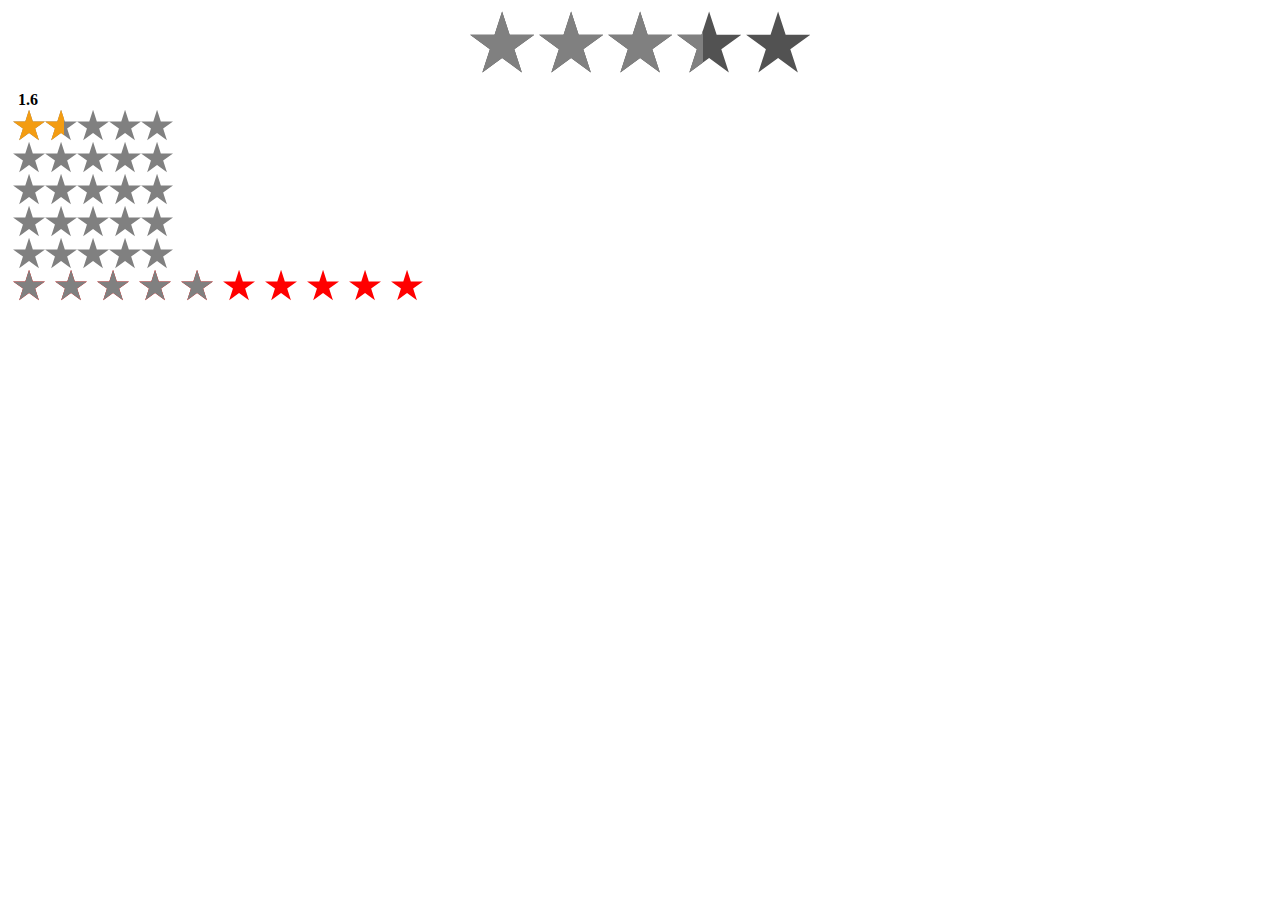
<file: v2.3.2/index.html>
<!DOCTYPE html>
<html lang="en">

  <head>
    <title>RateYo - Scratchpad</title>
    <meta charset="utf-8"></meta>
    <link rel="stylesheet" href="./jquery.rateyo.min.css"/>
  </head>
  <body>

    <div>
      <div id="rateYo1" style="margin: 10px auto"></div>
      <div class="counter" style="float: left;
                            font-weight: bold;
                            margin-left: 10px;
                            margin-top: 7px;"></div>
      <div style="clear: both"></div>
    </div>

    <div class="rateyo-readonly-widg"></div>

    <div class="rateyo"></div>
    <div class="rateyo"></div>
    <div class="rateyo"></div>
    <div class="rateyo"></div>
    <div class="rateyo"
         data-rateyo-rating="50%"
         data-rateyo-rtl="true"
         data-rateyo-spacing="10px"
         data-rateyo-rated-fill="#FF0000"
         data-rateyo-num-stars="10"></div>
    <script type="text/javascript" src="./jquery.min.js"></script>
    <script type="text/javascript" src="./jquery.rateyo.js"></script>

    <script>

      $(function () {

        var rating = 1.6;

        $(".counter").text(rating);

        $("#rateYo1").on("rateyo.init", function () { console.log("rateyo.init"); });

        $("#rateYo1").rateYo({
          rating: rating,
          numStars: 5,
          precision: 2,
          starWidth: "64px",
          spacing: "5px",
	  rtl: true,
          multiColor: {

            startColor: "#000000",
            endColor  : "#ffffff"
          },
          onInit: function () {

            console.log("On Init");
          },
          onSet: function () {

            console.log("On Set");
          }
        }).on("rateyo.set", function () { console.log("rateyo.set"); })
          .on("rateyo.change", function () { console.log("rateyo.change"); });

        $(".rateyo").rateYo();

        $(".rateyo-readonly-widg").rateYo({

          rating: rating,
          numStars: 5,
          precision: 2,
          minValue: 1,
          maxValue: 5
        }).on("rateyo.change", function (e, data) {
        
          console.log(data.rating);
        });
      });
    </script>
  </body>
</html>
</file>
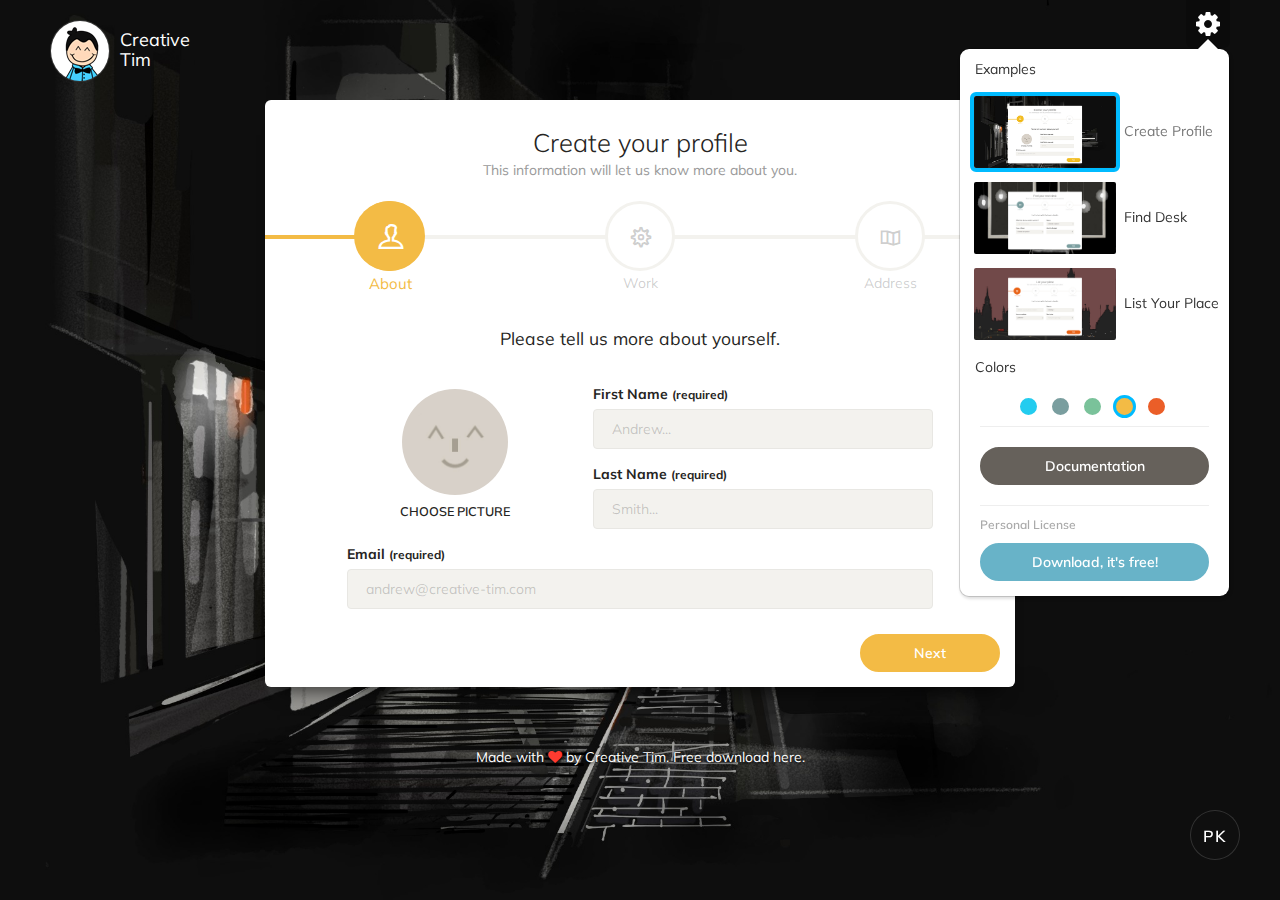
<file: proplist/paper-bootstrap-wizard-master/index.html>
<!doctype html>
<html lang="en">
<head>
	<meta charset="utf-8" />
	<meta http-equiv="X-UA-Compatible" content="IE=edge,chrome=1" />
	<link rel="apple-touch-icon" sizes="76x76" href="assets/img/apple-icon.png" />
	<link rel="icon" type="image/png" href="assets/img/favicon.png" />
	<title>Material Bootstrap Wizard by Creative Tim | Free Boostrap Wizard</title>

	<meta content='width=device-width, initial-scale=1.0, maximum-scale=1.0, user-scalable=0' name='viewport' />
    <meta name="viewport" content="width=device-width" />

	<!-- Canonical SEO -->
    <link rel="canonical" href="https://www.creative-tim.com/product/paper-bootstrap-wizard"/>

    <meta name="keywords" content="wizard, bootstrap wizard, creative tim, long forms, 3 step wizard, sign up wizard, beautiful wizard, long forms wizard, wizard with validation, paper design, paper wizard bootstrap, bootstrap paper wizard">
    <meta name="description" content="Paper Bootstrap Wizard is a fully responsive wizard that is inspired by our famous Paper Kit  and comes with 3 useful examples and 5 colors.">

    <!-- Schema.org markup for Google+ -->
    <meta itemprop="name" content="Paper Bootstrap Wizard by Creative Tim">
    <meta itemprop="description" content="Paper Bootstrap Wizard is a fully responsive wizard that is inspired by our famous Paper Kit  and comes with 3 useful examples and 5 colors.">
    <meta itemprop="image" content="https://s3.amazonaws.com/creativetim_bucket/products/49/opt_pbw_thumbnail.jpg">

    <!-- Twitter Card data -->
    <meta name="twitter:card" content="summary_large_image">
    <meta name="twitter:site" content="@creativetim">
    <meta name="twitter:title" content="Paper Bootstrap Wizard by Creative Tim">
    <meta name="twitter:description" content="Paper Bootstrap Wizard is a fully responsive wizard that is inspired by our famous Paper Kit  and comes with 3 useful examples and 5 colors.">
    <meta name="twitter:creator" content="@creativetim">
    <meta name="twitter:image" content="https://s3.amazonaws.com/creativetim_bucket/products/49/opt_pbw_thumbnail.jpg">

    <!-- Open Graph data -->
    <meta property="og:title" content="Paper Bootstrap Wizard by Creative Tim | Free Boostrap Wizard" />
    <meta property="og:type" content="article" />
    <meta property="og:url" content="https://demos.creative-tim.com/paper-bootstrap-wizard/wizard-list-place.html" />
    <meta property="og:image" content="https://s3.amazonaws.com/creativetim_bucket/products/49/opt_pbw_thumbnail.jpg" />
    <meta property="og:description" content="Paper Bootstrap Wizard is a fully responsive wizard that is inspired by our famous Paper Kit  and comes with 3 useful examples and 5 colors." />
    <meta property="og:site_name" content="Creative Tim" />

	<!-- CSS Files -->
    <link href="assets/css/bootstrap.min.css" rel="stylesheet" />
	<link href="assets/css/paper-bootstrap-wizard.css" rel="stylesheet" />

	<!-- CSS Just for demo purpose, don't include it in your project -->
	<link href="assets/css/demo.css" rel="stylesheet" />

	<!-- Fonts and Icons -->
    <link href="https://netdna.bootstrapcdn.com/font-awesome/4.4.0/css/font-awesome.css" rel="stylesheet">
	<link href='https://fonts.googleapis.com/css?family=Muli:400,300' rel='stylesheet' type='text/css'>
	<link href="assets/css/themify-icons.css" rel="stylesheet">
	<!-- Google Tag Manager -->
	<script>(function(w,d,s,l,i){w[l]=w[l]||[];w[l].push({'gtm.start':
	new Date().getTime(),event:'gtm.js'});var f=d.getElementsByTagName(s)[0],
	j=d.createElement(s),dl=l!='dataLayer'?'&l='+l:'';j.async=true;j.src=
	'https://www.googletagmanager.com/gtm.js?id='+i+dl;f.parentNode.insertBefore(j,f);
	})(window,document,'script','dataLayer','GTM-NKDMSK6');</script>
	<!-- End Google Tag Manager -->
	</head>

	<body>
		<!-- Google Tag Manager (noscript) -->
	<noscript><iframe src="https://www.googletagmanager.com/ns.html?id=GTM-NKDMSK6"
	height="0" width="0" style="display:none;visibility:hidden"></iframe></noscript>
	<!-- End Google Tag Manager (noscript) -->
	<div class="image-container set-full-height" style="background-image: url('assets/img/paper-1.jpeg')">
	    <!--   Creative Tim Branding   -->
	    <a href="https://creative-tim.com">
	         <div class="logo-container">
	            <div class="logo">
	                <img src="assets/img/new_logo.png">
	            </div>
	            <div class="brand">
	                Creative Tim
	            </div>
	        </div>
	    </a>

		<!--  Made With Paper Kit  -->
		<a href="https://demos.creative-tim.com/paper-kit" class="made-with-pk">
			<div class="brand">PK</div>
			<div class="made-with">Made with <strong>Paper Kit</strong></div>
		</a>

	    <!--   Big container   -->
	    <div class="container">
	        <div class="row">
		        <div class="col-sm-8 col-sm-offset-2">

		            <!--      Wizard container        -->
		            <div class="wizard-container">

		                <div class="card wizard-card" data-color="orange" id="wizardProfile">
		                    <form action="" method="">
		                <!--        You can switch " data-color="orange" "  with one of the next bright colors: "blue", "green", "orange", "red", "azure"          -->

		                    	<div class="wizard-header text-center">
		                        	<h3 class="wizard-title">Create your profile</h3>
									<p class="category">This information will let us know more about you.</p>
		                    	</div>

								<div class="wizard-navigation">
									<div class="progress-with-circle">
									     <div class="progress-bar" role="progressbar" aria-valuenow="1" aria-valuemin="1" aria-valuemax="3" style="width: 21%;"></div>
									</div>
									<ul>
			                            <li>
											<a href="#about" data-toggle="tab">
												<div class="icon-circle">
													<i class="ti-user"></i>
												</div>
												About
											</a>
										</li>
			                            <li>
											<a href="#account" data-toggle="tab">
												<div class="icon-circle">
													<i class="ti-settings"></i>
												</div>
												Work
											</a>
										</li>
			                            <li>
											<a href="#address" data-toggle="tab">
												<div class="icon-circle">
													<i class="ti-map"></i>
												</div>
												Address
											</a>
										</li>
			                        </ul>
								</div>
		                        <div class="tab-content">
		                            <div class="tab-pane" id="about">
		                            	<div class="row">
											<h5 class="info-text"> Please tell us more about yourself.</h5>
											<div class="col-sm-4 col-sm-offset-1">
												<div class="picture-container">
													<div class="picture">
														<img src="assets/img/default-avatar.jpg" class="picture-src" id="wizardPicturePreview" title="" />
														<input type="file" id="wizard-picture">
													</div>
													<h6>Choose Picture</h6>
												</div>
											</div>
											<div class="col-sm-6">
												<div class="form-group">
													<label>First Name <small>(required)</small></label>
													<input name="firstname" type="text" class="form-control" placeholder="Andrew...">
												</div>
												<div class="form-group">
													<label>Last Name <small>(required)</small></label>
													<input name="lastname" type="text" class="form-control" placeholder="Smith...">
												</div>
											</div>
											<div class="col-sm-10 col-sm-offset-1">
												<div class="form-group">
													<label>Email <small>(required)</small></label>
													<input name="email" type="email" class="form-control" placeholder="andrew@creative-tim.com">
												</div>
											</div>
										</div>
		                            </div>
		                            <div class="tab-pane" id="account">
		                                <h5 class="info-text"> What are you doing? (checkboxes) </h5>
		                                <div class="row">
		                                    <div class="col-sm-8 col-sm-offset-2">
		                                        <div class="col-sm-4">
		                                            <div class="choice" data-toggle="wizard-checkbox">
		                                                <input type="checkbox" name="jobb" value="Design">
		                                                <div class="card card-checkboxes card-hover-effect">
		                                                    <i class="ti-paint-roller"></i>
															<p>Design</p>
		                                                </div>
		                                            </div>
		                                        </div>
		                                        <div class="col-sm-4">
		                                            <div class="choice" data-toggle="wizard-checkbox">
		                                                <input type="checkbox" name="jobb" value="Code">
		                                                <div class="card card-checkboxes card-hover-effect">
		                                                    <i class="ti-pencil-alt"></i>
															<p>Code</p>
		                                                </div>
		                                            </div>
		                                        </div>
		                                        <div class="col-sm-4">
		                                            <div class="choice" data-toggle="wizard-checkbox">
		                                                <input type="checkbox" name="jobb" value="Develop">
		                                                <div class="card card-checkboxes card-hover-effect">
		                                                    <i class="ti-star"></i>
															<p>Develop</p>
		                                                </div>
		                                            </div>
		                                        </div>
		                                    </div>
		                                </div>
		                            </div>
		                            <div class="tab-pane" id="address">
		                                <div class="row">
		                                    <div class="col-sm-12">
		                                        <h5 class="info-text"> Are you living in a nice area? </h5>
		                                    </div>
		                                    <div class="col-sm-7 col-sm-offset-1">
		                                    	<div class="form-group">
		                                            <label>Street Name</label>
		                                            <input type="text" class="form-control" placeholder="5h Avenue">
		                                        </div>
		                                    </div>
		                                    <div class="col-sm-3">
		                                        <div class="form-group">
		                                            <label>Street Number</label>
		                                            <input type="text" class="form-control" placeholder="242">
		                                        </div>
		                                    </div>
		                                    <div class="col-sm-5 col-sm-offset-1">
		                                        <div class="form-group">
		                                            <label>City</label>
		                                            <input type="text" class="form-control" placeholder="New York...">
		                                        </div>
		                                    </div>
		                                    <div class="col-sm-5">
		                                        <div class="form-group">
		                                            <label>Country</label><br>
		                                            <select name="country" class="form-control">
		                                                <option value="Afghanistan"> Afghanistan </option>
		                                                <option value="Albania"> Albania </option>
		                                                <option value="Algeria"> Algeria </option>
		                                                <option value="American Samoa"> American Samoa </option>
		                                                <option value="Andorra"> Andorra </option>
		                                                <option value="Angola"> Angola </option>
		                                                <option value="Anguilla"> Anguilla </option>
		                                                <option value="Antarctica"> Antarctica </option>
		                                                <option value="...">...</option>
		                                            </select>
		                                        </div>
		                                    </div>
		                                </div>
		                            </div>
		                        </div>
		                        <div class="wizard-footer">
		                            <div class="pull-right">
		                                <input type='button' class='btn btn-next btn-fill btn-warning btn-wd' name='next' value='Next' />
		                                <input type='button' class='btn btn-finish btn-fill btn-warning btn-wd' name='finish' value='Finish' />
		                            </div>

		                            <div class="pull-left">
		                                <input type='button' class='btn btn-previous btn-default btn-wd' name='previous' value='Previous' />
		                            </div>
		                            <div class="clearfix"></div>
		                        </div>
		                    </form>
		                </div>
		            </div> <!-- wizard container -->
		        </div>
	    	</div><!-- end row -->
		</div> <!--  big container -->

	    <div class="footer">
	        <div class="container text-center">
	            Made with <i class="fa fa-heart heart"></i> by <a href="https://www.creative-tim.com">Creative Tim</a>. Free download <a href="https://www.creative-tim.com/product/paper-bootstrap-wizard">here.</a>
	        </div>
	    </div>
		<div class="fixed-plugin">
			<div class="dropdown open">
				<a href="#" data-toggle="dropdown">
					<i class="fa fa-cog fa-2x"> </i>
				</a>
				<ul class="dropdown-menu">
					<li class="header-title">Examples</li>
					<li class="active">
						<a href="wizard-create-profile.html">
						   <img src="assets/img/wizard-create-profile.png">
						   Create Profile
						</a>
					</li>
					<li>
						<a href="wizard-find-desk.html">
						   <img src="assets/img/wizard-find-desk.png">
						   Find Desk
						</a>
					</li>
					<li>
						<a href="wizard-list-place.html">
						   <img src="assets/img/wizard-list-place.png">
						   List Your Place
						</a>
					</li>
					<li class="header-title">Colors</li>
					<li class="adjustments-line">
						<a href="javascript:void(0)" class="switch-trigger">
							<div class="text-center">
								<span class="badge filter badge-blue" data-color="blue"></span>
								<span class="badge filter badge-azure" data-color="azure"></span>
								<span class="badge filter badge-green" data-color="green"></span>
								<span class="badge filter badge-orange active" data-color="orange"></span>
								<span class="badge filter badge-red" data-color="red"></span>
							</div>
							<div class="clearfix"></div>
						</a>
					</li>
				   <li class="tutorial">
						<div class="text-center">
							<a href="documentation/elements.html" target="_blank" class="btn btn-default btn-fill btn-block">Documentation</a>
						</div>
					</li>
					<li class="license">
						Personal License
						<div class="text-center">
							<a href="https://www.creative-tim.com/product/paper-bootstrap-wizard" target="_blank" class="btn btn-info btn-fill btn-block">Download, it's free!</a>
						</div>
					</li>
				</ul>
			</div>
		</div>
	</div>

</body>

	<!--   Core JS Files   -->
	<script src="assets/js/jquery-2.2.4.min.js" type="text/javascript"></script>
	<script src="assets/js/bootstrap.min.js" type="text/javascript"></script>
	<script src="assets/js/jquery.bootstrap.wizard.js" type="text/javascript"></script>

	<!--  Plugin for the Wizard -->
	<script src="assets/js/demo.js" type="text/javascript"></script>
	<script src="assets/js/paper-bootstrap-wizard.js" type="text/javascript"></script>

	<!--  More information about jquery.validate here: https://jqueryvalidation.org/	 -->
	<script src="assets/js/jquery.validate.min.js" type="text/javascript"></script>

</html>
</file>
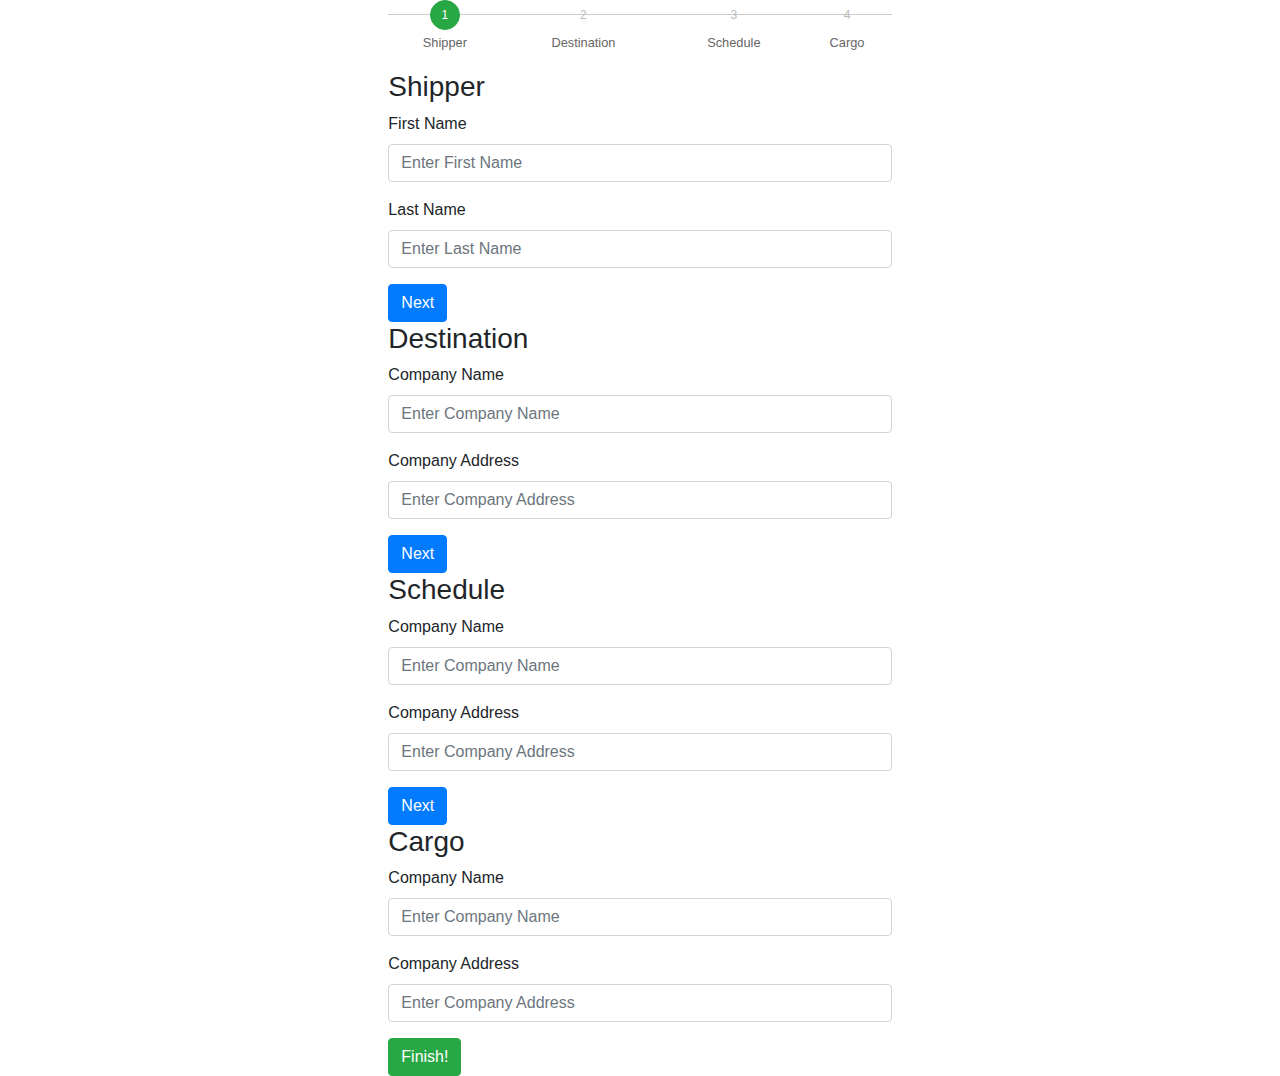
<file: property-list.html>
<!doctype html>
<html lang="en">

<head>
    <!-- Required meta tags -->
    <meta charset="utf-8">
    <meta name="viewport" content="width=device-width, initial-scale=1, shrink-to-fit=no">

    <!-- Bootstrap CSS -->
    <link rel="stylesheet" href="https://stackpath.bootstrapcdn.com/bootstrap/4.3.1/css/bootstrap.min.css" integrity="sha384-ggOyR0iXCbMQv3Xipma34MD+dH/1fQ784/j6cY/iJTQUOhcWr7x9JvoRxT2MZw1T" crossorigin="anonymous">
    <link rel="stylesheet" href="style11.css">


    <title>Hello, world!</title>
</head>

<body>
    <div class="container col-5">
        <div class="stepwizard">
            <div class="stepwizard-row setup-panel">
                <div class="stepwizard-step col-xs-3">
                    <a href="#step-1" type="button" class="btn btn-success btn-circle">1</a>
                    <p><small>Shipper</small></p>
                </div>
                <div class="stepwizard-step col-xs-3">
                    <a href="#step-2" type="button" class="btn btn-default btn-circle" disabled="disabled">2</a>
                    <p><small>Destination</small></p>
                </div>
                <div class="stepwizard-step col-xs-3">
                    <a href="#step-3" type="button" class="btn btn-default btn-circle" disabled="disabled">3</a>
                    <p><small>Schedule</small></p>
                </div>
                <div class="stepwizard-step col-xs-3">
                    <a href="#step-4" type="button" class="btn btn-default btn-circle" disabled="disabled">4</a>
                    <p><small>Cargo</small></p>
                </div>
            </div>
        </div>

        <form role="form">
            <div class="panel panel-primary setup-content" id="step-1">
                <div class="panel-heading">
                    <h3 class="panel-title">Shipper</h3>
                </div>
                <div class="panel-body">
                    <div class="form-group">
                        <label class="control-label">First Name</label>
                        <input maxlength="100" type="text" required="required" class="form-control" placeholder="Enter First Name" />
                    </div>
                    <div class="form-group">
                        <label class="control-label">Last Name</label>
                        <input maxlength="100" type="text" required="required" class="form-control" placeholder="Enter Last Name" />
                    </div>
                    <button class="btn btn-primary nextBtn pull-right" type="button">Next</button>
                </div>
            </div>

            <div class="panel panel-primary setup-content" id="step-2">
                <div class="panel-heading">
                    <h3 class="panel-title">Destination</h3>
                </div>
                <div class="panel-body">
                    <div class="form-group">
                        <label class="control-label">Company Name</label>
                        <input maxlength="200" type="text" required="required" class="form-control" placeholder="Enter Company Name" />
                    </div>
                    <div class="form-group">
                        <label class="control-label">Company Address</label>
                        <input maxlength="200" type="text" required="required" class="form-control" placeholder="Enter Company Address" />
                    </div>
                    <button class="btn btn-primary nextBtn pull-right" type="button">Next</button>
                </div>
            </div>

            <div class="panel panel-primary setup-content" id="step-3">
                <div class="panel-heading">
                    <h3 class="panel-title">Schedule</h3>
                </div>
                <div class="panel-body">
                    <div class="form-group">
                        <label class="control-label">Company Name</label>
                        <input maxlength="200" type="text" required="required" class="form-control" placeholder="Enter Company Name" />
                    </div>
                    <div class="form-group">
                        <label class="control-label">Company Address</label>
                        <input maxlength="200" type="text" required="required" class="form-control" placeholder="Enter Company Address" />
                    </div>
                    <button class="btn btn-primary nextBtn pull-right" type="button">Next</button>
                </div>
            </div>

            <div class="panel panel-primary setup-content" id="step-4">
                <div class="panel-heading">
                    <h3 class="panel-title">Cargo</h3>
                </div>
                <div class="panel-body">
                    <div class="form-group">
                        <label class="control-label">Company Name</label>
                        <input maxlength="200" type="text" required="required" class="form-control" placeholder="Enter Company Name" />
                    </div>
                    <div class="form-group">
                        <label class="control-label">Company Address</label>
                        <input maxlength="200" type="text" required="required" class="form-control" placeholder="Enter Company Address" />
                    </div>
                    <button class="btn btn-success pull-right" type="submit">Finish!</button>
                </div>
            </div>
        </form>
    </div>


    <script>
        $(document).ready(function() {

            var navListItems = $('div.setup-panel div a'),
                allWells = $('.setup-content'),
                allNextBtn = $('.nextBtn');

            allWells.hide();

            navListItems.click(function(e) {
                e.preventDefault();
                var $target = $($(this).attr('href')),
                    $item = $(this);

                if (!$item.hasClass('disabled')) {
                    navListItems.removeClass('btn-success').addClass('btn-default');
                    $item.addClass('btn-success');
                    allWells.hide();
                    $target.show();
                    $target.find('input:eq(0)').focus();
                }
            });

            allNextBtn.click(function() {
                var curStep = $(this).closest(".setup-content"),
                    curStepBtn = curStep.attr("id"),
                    nextStepWizard = $('div.setup-panel div a[href="#' + curStepBtn + '"]').parent().next().children("a"),
                    curInputs = curStep.find("input[type='text'],input[type='url']"),
                    isValid = true;

                $(".form-group").removeClass("has-error");
                for (var i = 0; i < curInputs.length; i++) {
                    if (!curInputs[i].validity.valid) {
                        isValid = false;
                        $(curInputs[i]).closest(".form-group").addClass("has-error");
                    }
                }

                if (isValid) nextStepWizard.removeAttr('disabled').trigger('click');
            });

            $('div.setup-panel div a.btn-success').trigger('click');
        });
    </script>





    <!-- Optional JavaScript -->
    <!-- jQuery first, then Popper.js, then Bootstrap JS -->
    <script src="https://code.jquery.com/jquery-3.3.1.slim.min.js" integrity="sha384-q8i/X+965DzO0rT7abK41JStQIAqVgRVzpbzo5smXKp4YfRvH+8abtTE1Pi6jizo" crossorigin="anonymous"></script>
    <script src="https://cdnjs.cloudflare.com/ajax/libs/popper.js/1.14.7/umd/popper.min.js" integrity="sha384-UO2eT0CpHqdSJQ6hJty5KVphtPhzWj9WO1clHTMGa3JDZwrnQq4sF86dIHNDz0W1" crossorigin="anonymous"></script>
    <script src="https://stackpath.bootstrapcdn.com/bootstrap/4.3.1/js/bootstrap.min.js" integrity="sha384-JjSmVgyd0p3pXB1rRibZUAYoIIy6OrQ6VrjIEaFf/nJGzIxFDsf4x0xIM+B07jRM" crossorigin="anonymous"></script>

</body>

</html>
</file>
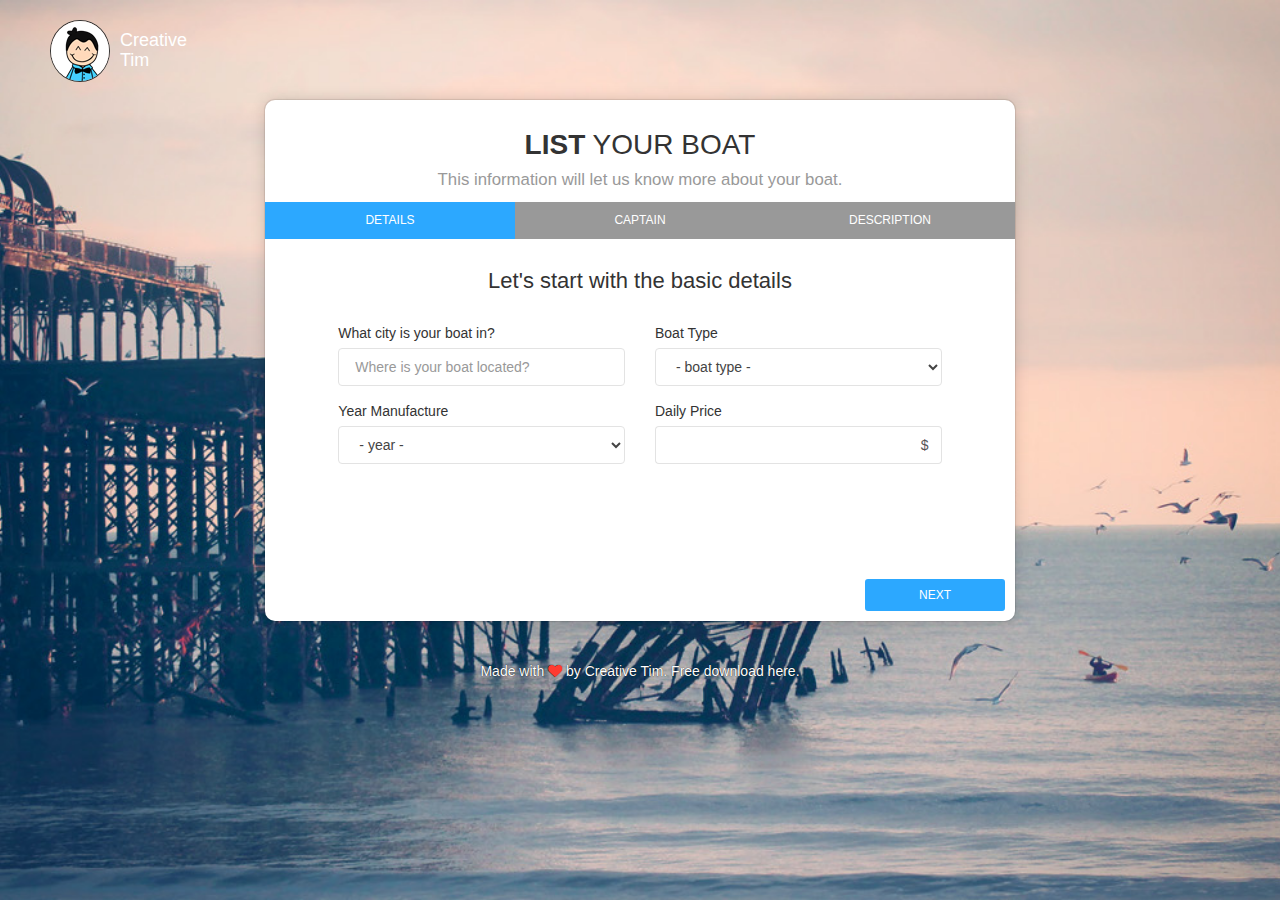
<file: bootstrap-wizard-master/wizard-list-boat.html>
<!doctype html>
<html lang="en">
<head>
	<meta charset="utf-8" />
	<link rel="apple-touch-icon" sizes="76x76" href="assets/img/apple-icon.png">
	<link rel="icon" type="image/png" href="assets/img/favicon.png">
	<meta http-equiv="X-UA-Compatible" content="IE=edge,chrome=1" />
	<title>Get Shit Done Bootstrap Wizard by Creative Tim</title>

	<meta content='width=device-width, initial-scale=1.0, maximum-scale=1.0, user-scalable=0' name='viewport' />
    <meta name="viewport" content="width=device-width" />

	<!--     Fonts and icons     -->
    <link href="http://netdna.bootstrapcdn.com/font-awesome/4.4.0/css/font-awesome.css" rel="stylesheet">

	<!-- CSS Files -->
    <link href="assets/css/bootstrap.min.css" rel="stylesheet" />
	<link href="assets/css/gsdk-bootstrap-wizard.css" rel="stylesheet" />

	<!-- CSS Just for demo purpose, don't include it in your project -->
	<link href="assets/css/demo.css" rel="stylesheet" />

</head>

<body>
<div class="image-container set-full-height" style="background-image: url('assets/img/wizard-boat.jpg')">
    <!--   Creative Tim Branding   -->
    <a href="http://creative-tim.com">
         <div class="logo-container">
            <div class="logo">
                <img src="assets/img/new_logo.png">
            </div>
            <div class="brand">
                Creative Tim
            </div>
        </div>
    </a>

    <!--   Big container   -->
    <div class="container">
        <div class="row">
        <div class="col-sm-8 col-sm-offset-2">

            <!--      Wizard container        -->
            <div class="wizard-container">
                <div class="card wizard-card" data-color="azzure" id="wizard">
                    <form action="" method="">
                <!--        You can switch ' data-color="azzure" '  with one of the next bright colors: "blue", "green", "orange", "red"          -->

                    	<div class="wizard-header">
                        	<h3>
                        	   <b>LIST</b> YOUR BOAT <br>
                        	   <small>This information will let us know more about your boat.</small>
                        	</h3>
                    	</div>
						<div class="wizard-navigation">
							<ul>
	                            <li><a href="#details" data-toggle="tab">Details</a></li>
	                            <li><a href="#captain" data-toggle="tab">Captain</a></li>
	                            <li><a href="#description" data-toggle="tab">Description</a></li>
	                        </ul>
						</div>
                        <div class="tab-content">
                            <div class="tab-pane" id="details">
                              <div class="row">
                                  <div class="col-sm-12">
                                    <h4 class="info-text"> Let's start with the basic details</h4>
                                  </div>
                                  <div class="col-sm-5 col-sm-offset-1">
                                      <div class="form-group">
                                        <label>What city is your boat in?</label>
                                        <input type="text" class="form-control" id="exampleInputEmail1" placeholder="Where is your boat located?">
                                      </div>
                                  </div>
                                  <div class="col-sm-5">
                                      <div class="form-group">
                                        <label>Boat Type</label>
                                        <select class="form-control">
                                            <option disabled="" selected="">- boat type -</option>
                                            <option>Power</option>
                                            <option>Sail</option>
                                            <option>Paddle</option>
                                        </select>
                                      </div>
                                  </div>
                                  <div class="col-sm-5 col-sm-offset-1">
                                      <div class="form-group">
                                          <label>Year Manufacture</label>
                                          <select class="form-control">
                                            <option disabled="" selected="">- year -</option>
                                            <option>2008</option>
                                            <option>2009</option>
                                            <option>2010</option>
                                            <option>2011</option>
                                            <option>2012</option>
                                            <option>2013</option>
                                            <option>2014</option>
                                          </select>
                                      </div>
                                  </div>
                                  <div class="col-sm-5">
                                      <div class="form-group">
                                          <label>Daily Price</label>
                                          <div class="input-group">
                                              <input type="text" class="form-control">
                                              <span class="input-group-addon">$</span>
                                          </div>
                                      </div>
                                  </div>
                              </div>
                            </div>
                            <div class="tab-pane" id="captain">
                                <h4 class="info-text">Do you include a captain? </h4>
                                <div class="row">
                                    <div class="col-sm-10 col-sm-offset-1">
                                        <div class="col-sm-4 col-sm-offset-2">
                                            <div class="choice" data-toggle="wizard-radio" rel="tooltip" title="Renters you approve will be able to take this boat">
                                                <input type="radio" name="job" value="Design">
                                                <div class="icon">
                                                    <i class="fa fa-life-ring"></i>
                                                </div>
                                                <h6>No Captain</h6>
                                            </div>
                                        </div>
                                        <div class="col-sm-4">
                                            <div class="choice" data-toggle="wizard-radio" rel="tooltip" title="Select this option if you or a certified captain will be included.">
                                                <input type="radio" name="job" value="Code">
                                                <div class="icon">
                                                    <i class="fa fa-male"></i>
                                                </div>
                                                <h6>Includes Captain</h6>
                                            </div>
                                        </div>
                                    </div>
                                </div>
                            </div>
                            <div class="tab-pane" id="description">
                                <div class="row">
                                    <h4 class="info-text"> Drop us a small description </h4>
                                    <div class="col-sm-6 col-sm-offset-1">
                                         <div class="form-group">
                                            <label>Boat description</label>
                                            <textarea class="form-control" placeholder="" rows="9">
                                            </textarea>
                                          </div>
                                    </div>
                                    <div class="col-sm-4">
                                         <div class="form-group">
                                            <label>Example</label>
                                            <p class="description">"The boat really nice name is recognized as being a really awesome boat. We use it every sunday when we go fishing and we catch a lot. It has some kind of magic shield around it."</p>
                                          </div>
                                    </div>
                                </div>
                            </div>
                        </div>
                        <div class="wizard-footer">
                            	<div class="pull-right">
                                    <input type='button' class='btn btn-next btn-fill btn-info btn-wd btn-sm' name='next' value='Next' />
                                    <input type='button' class='btn btn-finish btn-fill btn-info btn-wd btn-sm' name='finish' value='Finish' />
                                </div>
                                <div class="pull-left">
                                    <input type='button' class='btn btn-previous btn-fill btn-default btn-wd btn-sm' name='previous' value='Previous' />
                                </div>
                                <div class="clearfix"></div>
                        </div>
                    </form>
                </div>
            </div> <!-- wizard container -->
        </div>
        </div> <!-- row -->
    </div> <!--  big container -->

    <div class="footer">
        <div class="container">
             Made with <i class="fa fa-heart heart"></i> by <a href="http://www.creative-tim.com">Creative Tim</a>. Free download <a href="http://www.creative-tim.com/product/bootstrap-wizard">here.</a>
        </div>
    </div>


</div>

</body>

	<!--   Core JS Files   -->
	<script src="assets/js/jquery-2.2.4.min.js" type="text/javascript"></script>
	<script src="assets/js/bootstrap.min.js" type="text/javascript"></script>
	<script src="assets/js/jquery.bootstrap.wizard.js" type="text/javascript"></script>

	<!--  Plugin for the Wizard -->
	<script src="assets/js/gsdk-bootstrap-wizard.js"></script>

	<!--  More information about jquery.validate here: http://jqueryvalidation.org/	 -->
	<script src="assets/js/jquery.validate.min.js"></script>

</html>
</file>
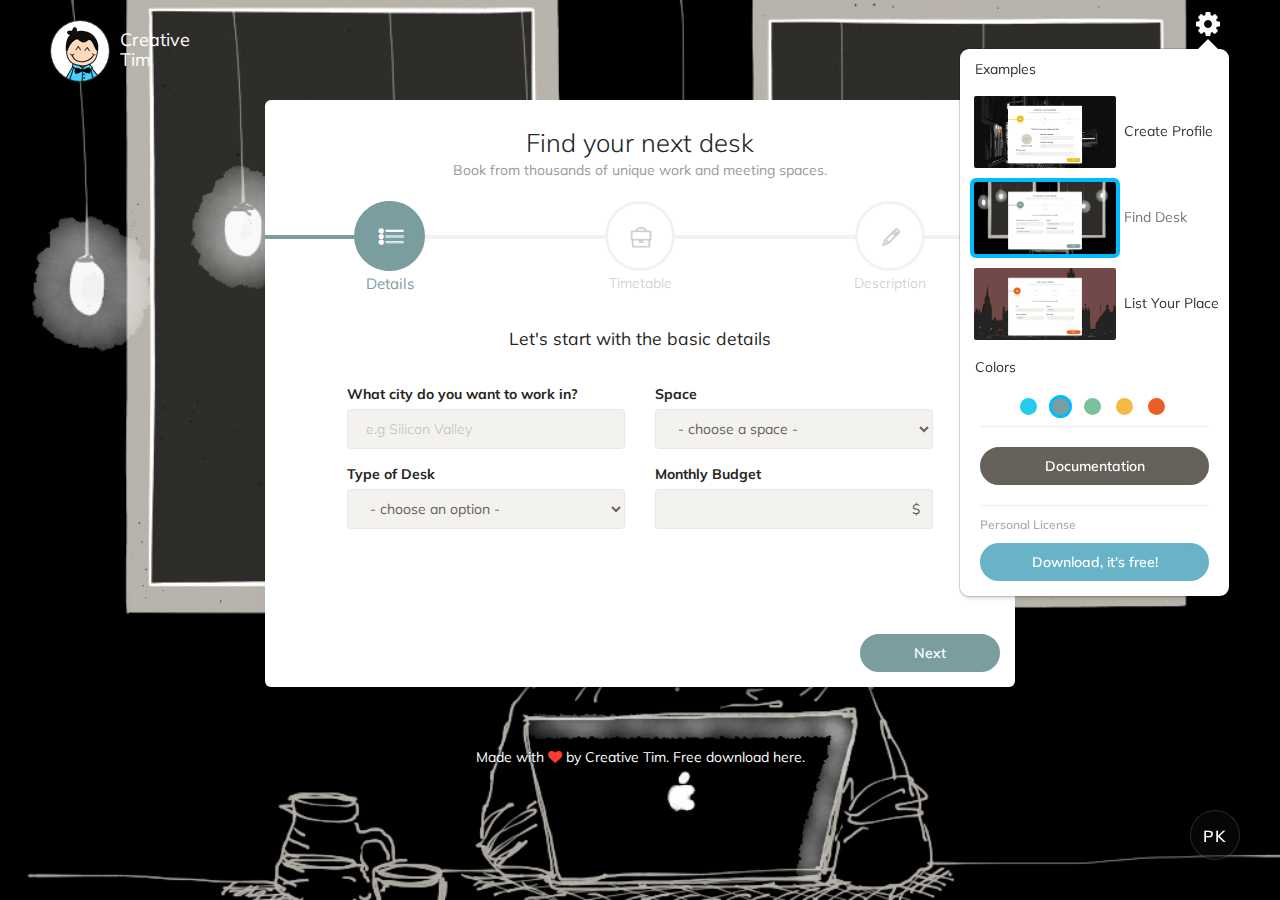
<file: proplist/paper-bootstrap-wizard-master/wizard-find-desk.html>
<!doctype html>
<html lang="en">
<head>
	<meta charset="utf-8" />
	<meta http-equiv="X-UA-Compatible" content="IE=edge,chrome=1" />
	<link rel="apple-touch-icon" sizes="76x76" href="assets/img/apple-icon.png" />
	<link rel="icon" type="image/png" href="assets/img/favicon.png" />
	<title>Paper Bootstrap Wizard by Creative Tim | Free Bootstrap Wizard</title>

	<meta content='width=device-width, initial-scale=1.0, maximum-scale=1.0, user-scalable=0' name='viewport' />
    <meta name="viewport" content="width=device-width" />

	<!-- Canonical SEO -->
    <link rel="canonical" href="https://www.creative-tim.com/product/paper-bootstrap-wizard"/>

    <meta name="keywords" content="wizard, bootstrap wizard, creative tim, long forms, 3 step wizard, sign up wizard, beautiful wizard, long forms wizard, wizard with validation, paper design, paper wizard bootstrap, bootstrap paper wizard">
    <meta name="description" content="Paper Bootstrap Wizard is a fully responsive wizard that is inspired by our famous Paper Kit  and comes with 3 useful examples and 5 colors.">

    <!-- Schema.org markup for Google+ -->
    <meta itemprop="name" content="Paper Bootstrap Wizard by Creative Tim">
    <meta itemprop="description" content="Paper Bootstrap Wizard is a fully responsive wizard that is inspired by our famous Paper Kit  and comes with 3 useful examples and 5 colors.">
    <meta itemprop="image" content="https://s3.amazonaws.com/creativetim_bucket/products/49/opt_pbw_thumbnail.jpg">

    <!-- Twitter Card data -->
    <meta name="twitter:card" content="summary_large_image">
    <meta name="twitter:site" content="@creativetim">
    <meta name="twitter:title" content="Paper Bootstrap Wizard by Creative Tim">
    <meta name="twitter:description" content="Paper Bootstrap Wizard is a fully responsive wizard that is inspired by our famous Paper Kit  and comes with 3 useful examples and 5 colors.">
    <meta name="twitter:creator" content="@creativetim">
    <meta name="twitter:image" content="https://s3.amazonaws.com/creativetim_bucket/products/49/opt_pbw_thumbnail.jpg">

    <!-- Open Graph data -->
    <meta property="og:title" content="Paper Bootstrap Wizard by Creative Tim | Free Boostrap Wizard" />
    <meta property="og:type" content="article" />
    <meta property="og:url" content="https://demos.creative-tim.com/paper-bootstrap-wizard/wizard-list-place.html" />
    <meta property="og:image" content="https://s3.amazonaws.com/creativetim_bucket/products/49/opt_pbw_thumbnail.jpg" />
    <meta property="og:description" content="Paper Bootstrap Wizard is a fully responsive wizard that is inspired by our famous Paper Kit  and comes with 3 useful examples and 5 colors." />
    <meta property="og:site_name" content="Creative Tim" />

	<!-- CSS Files -->
    <link href="assets/css/bootstrap.min.css" rel="stylesheet" />
	<link href="assets/css/paper-bootstrap-wizard.css" rel="stylesheet" />

	<!-- CSS Just for demo purpose, don't include it in your project -->
	<link href="assets/css/demo.css" rel="stylesheet" />

	<!-- Fonts and Icons -->
    <link href="https://netdna.bootstrapcdn.com/font-awesome/4.4.0/css/font-awesome.css" rel="stylesheet">
	<link href='https://fonts.googleapis.com/css?family=Muli:400,300' rel='stylesheet' type='text/css'>
	<link href="assets/css/themify-icons.css" rel="stylesheet">
	<!-- Google Tag Manager -->
	<script>(function(w,d,s,l,i){w[l]=w[l]||[];w[l].push({'gtm.start':
	new Date().getTime(),event:'gtm.js'});var f=d.getElementsByTagName(s)[0],
	j=d.createElement(s),dl=l!='dataLayer'?'&l='+l:'';j.async=true;j.src=
	'https://www.googletagmanager.com/gtm.js?id='+i+dl;f.parentNode.insertBefore(j,f);
	})(window,document,'script','dataLayer','GTM-NKDMSK6');</script>
	<!-- End Google Tag Manager -->
	</head>

	<body>
		<!-- Google Tag Manager (noscript) -->
	<noscript><iframe src="https://www.googletagmanager.com/ns.html?id=GTM-NKDMSK6"
	height="0" width="0" style="display:none;visibility:hidden"></iframe></noscript>
	<!-- End Google Tag Manager (noscript) -->
	<div class="image-container set-full-height" style="background-image: url('assets/img/paper-3.jpeg')">
	    <!--   Creative Tim Branding   -->
	    <a href="https://creative-tim.com">
	         <div class="logo-container">
	            <div class="logo">
	                <img src="assets/img/new_logo.png">
	            </div>
	            <div class="brand">
	                Creative Tim
	            </div>
	        </div>
	    </a>

		<!--  Made With Paper Kit  -->
		<a href="https://demos.creative-tim.com/paper-kit" class="made-with-pk">
			<div class="brand">PK</div>
			<div class="made-with">Made with <strong>Paper Kit</strong></div>
		</a>

	    <!--   Big container   -->
	    <div class="container">
	        <div class="row">
		        <div class="col-sm-8 col-sm-offset-2">

		            <!--      Wizard container        -->
		            <div class="wizard-container">
		                <div class="card wizard-card" data-color="azure" id="wizard">
		                    <form action="" method="">
		                <!--        You can switch " data-color="azure" "  with one of the next bright colors: "blue", "green", "orange", "red"           -->

		                    	<div class="wizard-header">
		                        	<h3 class="wizard-title">Find your next desk</h3>
		                        	<p class="category">Book from thousands of unique work and meeting spaces.</p>
		                    	</div>

								<div class="wizard-navigation">
									<div class="progress-with-circle">
									     <div class="progress-bar" role="progressbar" aria-valuenow="1" aria-valuemin="1" aria-valuemax="3" style="width: 21%;"></div>
									</div>
									<ul>
			                            <li>
											<a href="#details" data-toggle="tab">
												<div class="icon-circle">
													<i class="ti-list"></i>
												</div>
												Details
											</a>
										</li>
			                            <li>
											<a href="#captain" data-toggle="tab">
												<div class="icon-circle">
													<i class="ti-briefcase"></i>
												</div>
												Timetable
											</a>
										</li>
			                            <li>
											<a href="#description" data-toggle="tab">
												<div class="icon-circle">
													<i class="ti-pencil"></i>
												</div>
												Description
											</a>
										</li>
			                        </ul>
								</div>
		                        <div class="tab-content">
		                            <div class="tab-pane" id="details">
		                            	<div class="row">
		                                	<div class="col-sm-12">
		                                    	<h5 class="info-text"> Let's start with the basic details</h5>
		                                	</div>
			                                <div class="col-sm-5 col-sm-offset-1">
			                                    <div class="form-group">
			                                        <label>What city do you want to work in?</label>
			                                        <input type="text" class="form-control" id="exampleInputEmail1" placeholder="e.g Silicon Valley">
			                                    </div>
			                                </div>
			                                <div class="col-sm-5">
			                                    <div class="form-group">
			                                        <label>Space</label>
			                                        <select class="form-control">
			                                            <option disabled="" selected="">- choose a space -</option>
			                                            <option>Work Space</option>
			                                            <option>Meeting Space</option>
			                                        </select>
			                                    </div>
			                                </div>
			                                <div class="col-sm-5 col-sm-offset-1">
			                                    <div class="form-group">
			                                        <label>Type of Desk</label>
			                                        <select class="form-control">
			                                            <option disabled="" selected="">- choose an option -</option>
			                                            <option>Private</option>
			                                            <option>Shared</option>
			                                        </select>
			                                    </div>
			                                </div>
			                                <div class="col-sm-5">
			                                	<div class="form-group">
			                                        <label>Monthly Budget</label>
		                                        	<div class="input-group">
		                                            	<input type="text" class="form-control">
		                                            	<span class="input-group-addon">$</span>
		                                        	</div>
			                                    </div>
			                                </div>
		                            	</div>
		                        	</div>
		                            <div class="tab-pane" id="captain">
		                                <h5 class="info-text">How do you want to rent the office? </h5>
		                                <div class="row">
		                                    <div class="col-sm-8 col-sm-offset-2">
		                                        <div class="col-sm-4 col-sm-offset-2">
													<div class="choice" data-toggle="wizard-checkbox">
		                                                <input type="checkbox" name="jobb" value="Design">
		                                                <div class="card card-checkboxes card-hover-effect">
		                                                    <i class="ti-time"></i>
															<p>By hour</p>
		                                                </div>
		                                            </div>
		                                        </div>
		                                        <div class="col-sm-4">
													<div class="choice" data-toggle="wizard-checkbox">
		                                                <input type="checkbox" name="jobb" value="Design">
		                                                <div class="card card-checkboxes card-hover-effect">
		                                                    <i class="ti-calendar"></i>
															<p>By day</p>
		                                                </div>
		                                            </div>
		                                        </div>
		                                    </div>
		                                </div>
		                            </div>
		                            <div class="tab-pane" id="description">
		                                <div class="row">
		                                    <h5 class="info-text"> Tell us about your ideal working space. </h5>
		                                    <div class="col-sm-6 col-sm-offset-1">
		                                        <div class="form-group">
		                                            <label>Desk description</label>
		                                            <textarea class="form-control" placeholder="" rows="9"></textarea>
		                                        </div>
		                                    </div>
		                                    <div class="col-sm-4">
		                                        <div class="form-group">
		                                            <label>Example</label>
		                                            <p class="description">"If you're heavily armed with a mug, smartphone and a laptop, then our hot desks will provide the pure functionality and space needed to get your work done and move on to the next one."</p>
		                                        </div>
		                                    </div>
		                                </div>
		                            </div>
		                        </div>
		                        <div class="wizard-footer">
		                        	<div class="pull-right">
		                                <input type='button' class='btn btn-next btn-fill btn-primary btn-wd' name='next' value='Next' />
		                                <input type='button' class='btn btn-finish btn-fill btn-primary btn-wd' name='finish' value='Finish' />
		                            </div>

		                            <div class="pull-left">
		                                <input type='button' class='btn btn-previous btn-default btn-wd' name='previous' value='Previous' />
		                            </div>
		                            <div class="clearfix"></div>
		                        </div>
		                    </form>
		                </div>
		            </div> <!-- wizard container -->
		        </div>
	        </div> <!-- row -->
	    </div> <!--  big container -->

		<div class="footer">
	        <div class="container text-center">
	             Made with <i class="fa fa-heart heart"></i> by <a href="https://www.creative-tim.com">Creative Tim</a>. Free download <a href="https://www.creative-tim.com/product/paper-bootstrap-wizard">here.</a>
	        </div>
	    </div>
		<div class="fixed-plugin">
			<div class="dropdown open">
				<a href="#" data-toggle="dropdown">
					<i class="fa fa-cog fa-2x"> </i>
				</a>
				<ul class="dropdown-menu">
					<li class="header-title">Examples</li>
					<li>
						<a href="wizard-create-profile.html">
						   <img src="assets/img/wizard-create-profile.png">
						   Create Profile
						</a>
					</li>
					<li class="active">
						<a href="wizard-find-desk.html">
						   <img src="assets/img/wizard-find-desk.png">
						   Find Desk
						</a>
					</li>
					<li>
						<a href="wizard-list-place.html">
						   <img src="assets/img/wizard-list-place.png">
						   List Your Place
						</a>
					</li>
					<li class="header-title">Colors</li>
					<li class="adjustments-line">
						<a href="javascript:void(0)" class="switch-trigger">
							<div class="text-center">
								<span class="badge filter badge-blue" data-color="blue"></span>
								<span class="badge filter badge-azure active" data-color="azure"></span>
								<span class="badge filter badge-green" data-color="green"></span>
								<span class="badge filter badge-orange" data-color="orange"></span>
								<span class="badge filter badge-red" data-color="red"></span>
							</div>
							<div class="clearfix"></div>
						</a>
					</li>
				   <li class="tutorial">
						<div class="text-center">
							<a href="documentation/elements.html" target="_blank" class="btn btn-default btn-fill btn-block">Documentation</a>
						</div>
					</li>
					<li class="license">
						Personal License
						<div class="text-center">
							<a href="https://www.creative-tim.com/product/paper-bootstrap-wizard" target="_blank" class="btn btn-info btn-fill btn-block">Download, it's free!</a>
						</div>
					</li>
				</ul>
			</div>
		</div>
	</div>

</body>

	<!--   Core JS Files   -->
	<script src="assets/js/jquery-2.2.4.min.js" type="text/javascript"></script>
	<script src="assets/js/bootstrap.min.js" type="text/javascript"></script>
	<script src="assets/js/jquery.bootstrap.wizard.js" type="text/javascript"></script>

	<!--  Plugin for the Wizard -->
	<script src="assets/js/demo.js" type="text/javascript"></script>
	<script src="assets/js/paper-bootstrap-wizard.js" type="text/javascript"></script>

	<!--  More information about jquery.validate here: https://jqueryvalidation.org/	 -->
	<script src="assets/js/jquery.validate.min.js" type="text/javascript"></script>
</html>
</file>
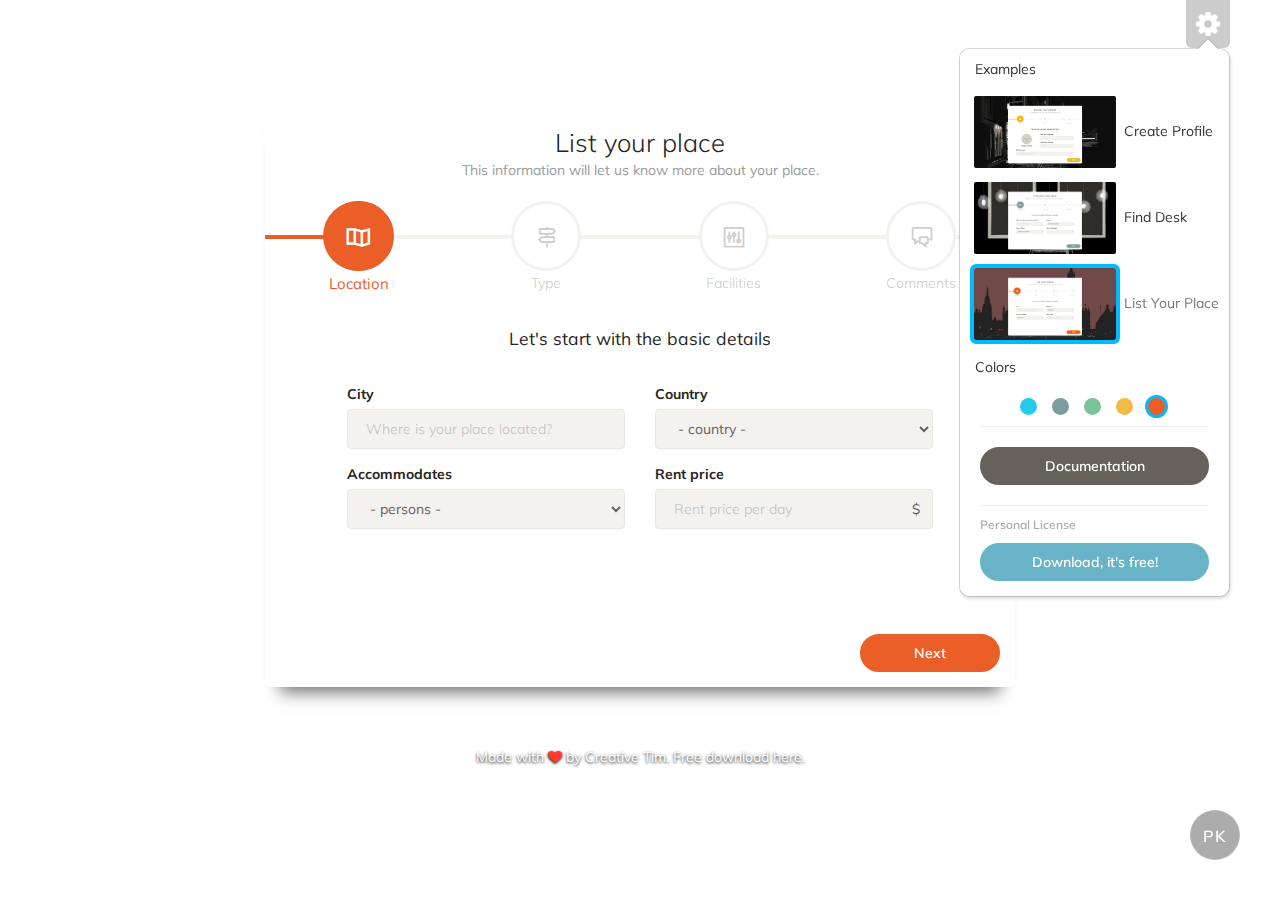
<file: proplist/paper-bootstrap-wizard-master/wizard-list-place.html>
<!doctype html>
<html lang="en">

<head>
    <meta charset="utf-8" />
    <meta http-equiv="X-UA-Compatible" content="IE=edge,chrome=1" />
    <link rel="apple-touch-icon" sizes="76x76" href="assets/img/apple-icon.png" />
    <link rel="icon" type="image/png" href="assets/img/favicon.png" />
    <title>Paper Bootstrap Wizard by Creative Tim | Free Bootstrap Wizard</title>

    <meta content='width=device-width, initial-scale=1.0, maximum-scale=1.0, user-scalable=0' name='viewport' />
    <meta name="viewport" content="width=device-width" />

    <!-- Canonical SEO -->
    <link rel="canonical" href="https://www.creative-tim.com/product/paper-bootstrap-wizard" />

    <meta name="keywords" content="wizard, bootstrap wizard, creative tim, long forms, 3 step wizard, sign up wizard, beautiful wizard, long forms wizard, wizard with validation, paper design, paper wizard bootstrap, bootstrap paper wizard">
    <meta name="description" content="Paper Bootstrap Wizard is a fully responsive wizard that is inspired by our famous Paper Kit  and comes with 3 useful examples and 5 colors.">

    <!-- Schema.org markup for Google+ -->
    <meta itemprop="name" content="Paper Bootstrap Wizard by Creative Tim">
    <meta itemprop="description" content="Paper Bootstrap Wizard is a fully responsive wizard that is inspired by our famous Paper Kit  and comes with 3 useful examples and 5 colors.">
    <meta itemprop="image" content="https://s3.amazonaws.com/creativetim_bucket/products/49/opt_pbw_thumbnail.jpg">

    <!-- Twitter Card data -->
    <meta name="twitter:card" content="summary_large_image">
    <meta name="twitter:site" content="@creativetim">
    <meta name="twitter:title" content="Paper Bootstrap Wizard by Creative Tim">
    <meta name="twitter:description" content="Paper Bootstrap Wizard is a fully responsive wizard that is inspired by our famous Paper Kit  and comes with 3 useful examples and 5 colors.">
    <meta name="twitter:creator" content="@creativetim">
    <meta name="twitter:image" content="https://s3.amazonaws.com/creativetim_bucket/products/49/opt_pbw_thumbnail.jpg">

    <!-- Open Graph data -->
    <meta property="og:title" content="Paper Bootstrap Wizard by Creative Tim | Free Boostrap Wizard" />
    <meta property="og:type" content="article" />
    <meta property="og:url" content="https://demos.creative-tim.com/paper-bootstrap-wizard/wizard-list-place.html" />
    <meta property="og:image" content="https://s3.amazonaws.com/creativetim_bucket/products/49/opt_pbw_thumbnail.jpg" />
    <meta property="og:description" content="Paper Bootstrap Wizard is a fully responsive wizard that is inspired by our famous Paper Kit  and comes with 3 useful examples and 5 colors." />
    <meta property="og:site_name" content="Creative Tim" />

    <!-- CSS Files -->
    <link href="assets/css/bootstrap.min.css" rel="stylesheet" />
    <link href="assets/css/paper-bootstrap-wizard.css" rel="stylesheet" />

    <!-- CSS Just for demo purpose, don't include it in your project -->
    <link href="assets/css/demo.css" rel="stylesheet" />

    <!-- Fonts and Icons -->
    <link href="https://netdna.bootstrapcdn.com/font-awesome/4.4.0/css/font-awesome.css" rel="stylesheet">
    <link href='https://fonts.googleapis.com/css?family=Muli:400,300' rel='stylesheet' type='text/css'>
    <link href="assets/css/themify-icons.css" rel="stylesheet">
    <!-- Google Tag Manager -->
    <script>
        (function(w, d, s, l, i) {
            w[l] = w[l] || [];
            w[l].push({
                'gtm.start': new Date().getTime(),
                event: 'gtm.js'
            });
            var f = d.getElementsByTagName(s)[0],
                j = d.createElement(s),
                dl = l != 'dataLayer' ? '&l=' + l : '';
            j.async = true;
            j.src =
                'https://www.googletagmanager.com/gtm.js?id=' + i + dl;
            f.parentNode.insertBefore(j, f);
        })(window, document, 'script', 'dataLayer', 'GTM-NKDMSK6');
    </script>
    <!-- End Google Tag Manager -->
</head>

<body>
    <!-- Google Tag Manager (noscript) -->


    <!--  Made With Paper Kit  -->
    <a href="https://demos.creative-tim.com/paper-kit" class="made-with-pk">
        <div class="brand">PK</div>
        <div class="made-with">Made with <strong>Paper Kit</strong></div>
    </a>

    <!--   Big container   -->
    <div class="container">
        <div class="row">
            <div class="col-sm-8 col-sm-offset-2">

                <!--      Wizard container        -->
                <div class="wizard-container">
                    <div class="card wizard-card" data-color="red" id="wizard">
                        <form action="" method="">
                            <!--        You can switch " data-color="green" "  with one of the next bright colors: "blue", "azure", "orange", "red"       -->

                            <div class="wizard-header">
                                <h3 class="wizard-title">List your place</h3>
                                <p class="category">This information will let us know more about your place.</p>
                            </div>
                            <div class="wizard-navigation">
                                <div class="progress-with-circle">
                                    <div class="progress-bar" role="progressbar" aria-valuenow="1" aria-valuemin="1" aria-valuemax="4" style="width: 15%;"></div>
                                </div>
                                <ul>
                                    <li>
                                        <a href="#location" data-toggle="tab">
                                            <div class="icon-circle">
                                                <i class="ti-map"></i>
                                            </div>
                                            Location
                                        </a>
                                    </li>
                                    <li>
                                        <a href="#type" data-toggle="tab">
                                            <div class="icon-circle">
                                                <i class="ti-direction-alt"></i>
                                            </div>
                                            Type
                                        </a>
                                    </li>
                                    <li>
                                        <a href="#facilities" data-toggle="tab">
                                            <div class="icon-circle">
                                                <i class="ti-panel"></i>
                                            </div>
                                            Facilities
                                        </a>
                                    </li>
                                    <li>
                                        <a href="#description" data-toggle="tab">
                                            <div class="icon-circle">
                                                <i class="ti-comments"></i>
                                            </div>
                                            Comments
                                        </a>
                                    </li>
                                </ul>
                            </div>
                            <div class="tab-content">
                                <div class="tab-pane" id="location">
                                    <div class="row">
                                        <div class="col-sm-12">
                                            <h5 class="info-text"> Let's start with the basic details</h5>
                                        </div>
                                        <div class="col-sm-5 col-sm-offset-1">
                                            <div class="form-group">
                                                <label>City</label>
                                                <input type="text" class="form-control" id="exampleInputEmail1" placeholder="Where is your place located?">
                                            </div>
                                        </div>
                                        <div class="col-sm-5">
                                            <div class="form-group">
                                                <label>Country</label><br>
                                                <select name="country" class="form-control">
		                                                <option disabled="" selected="">- country -</option>
		                                                <option value="Afghanistan"> Afghanistan </option>
		                                                <option value="Albania"> Albania </option>
		                                                <option value="Algeria"> Algeria </option>
		                                                <option value="American Samoa"> American Samoa </option>
		                                                <option value="Andorra"> Andorra </option>
		                                                <option value="Angola"> Angola </option>
		                                                <option value="Anguilla"> Anguilla </option>
		                                                <option value="Antarctica"> Antarctica </option>
		                                                <option value="...">...</option>
		                                            </select>
                                            </div>
                                        </div>
                                        <div class="col-sm-5 col-sm-offset-1">
                                            <div class="form-group">
                                                <label>Accommodates</label>
                                                <select class="form-control">
			                                            <option disabled="" selected="">- persons -</option>
			                                            <option>1 Person</option>
			                                            <option>2 Persons </option>
			                                            <option>3 Persons</option>
			                                            <option>4 Persons</option>
			                                            <option>5 Persons</option>
			                                            <option>6+ Persons</option>
		                                        	</select>
                                            </div>
                                        </div>
                                        <div class="col-sm-5">
                                            <div class="form-group">
                                                <label>Rent price</label>
                                                <div class="input-group">
                                                    <input type="text" class="form-control" placeholder="Rent price per day">
                                                    <span class="input-group-addon">$</span>
                                                </div>
                                            </div>
                                        </div>
                                    </div>
                                </div>
                                <div class="tab-pane" id="type">
                                    <h5 class="info-text">What type of location do you have? </h5>
                                    <div class="row">
                                        <div class="col-sm-8 col-sm-offset-2">
                                            <div class="col-sm-4 col-sm-offset-2">
                                                <div class="choice" data-toggle="wizard-checkbox">
                                                    <input type="checkbox" name="jobb" value="Design">
                                                    <div class="card card-checkboxes card-hover-effect">
                                                        <i class="ti-home"></i>
                                                        <p>Home</p>
                                                    </div>
                                                </div>
                                            </div>
                                            <div class="col-sm-4">
                                                <div class="choice" data-toggle="wizard-checkbox">
                                                    <input type="checkbox" name="jobb" value="Design">
                                                    <div class="card card-checkboxes card-hover-effect">
                                                        <i class="ti-package"></i>
                                                        <p>Apartment</p>
                                                    </div>
                                                </div>
                                            </div>
                                        </div>
                                    </div>
                                </div>
                                <div class="tab-pane" id="facilities">
                                    <h5 class="info-text">Tell us more about facilities. </h5>
                                    <div class="row">
                                        <div class="col-sm-5 col-sm-offset-1">
                                            <div class="form-group">
                                                <label>Your place is good for</label>
                                                <select class="form-control">
			                                            <option disabled="" selected="">- type -</option>
			                                            <option>Business</option>
			                                            <option>Vacation </option>
			                                            <option>Work</option>
		                                        	</select>
                                            </div>
                                        </div>
                                        <div class="col-sm-5">
                                            <div class="form-group">
                                                <label>Is air conditioning included ?</label>
                                                <select class="form-control">
			                                            <option disabled="" selected="">- response -</option>
			                                            <option>Yes</option>
			                                            <option>No </option>
		                                        	</select>
                                            </div>
                                        </div>
                                        <div class="col-sm-5 col-sm-offset-1">
                                            <div class="form-group">
                                                <label>Does your place have wi-fi?</label>
                                                <select class="form-control">
			                                            <option disabled="" selected="">- response -</option>
			                                            <option>Yes</option>
			                                            <option>No </option>
		                                        	</select>
                                            </div>
                                        </div>
                                        <div class="col-sm-5">
                                            <div class="form-group">
                                                <label>Is breakfast included?</label>
                                                <select class="form-control">
			                                            <option disabled="" selected="">- response -</option>
			                                            <option>Yes</option>
			                                            <option>No </option>
		                                        	</select>
                                            </div>
                                        </div>
                                    </div>
                                </div>
                                <div class="tab-pane" id="description">
                                    <div class="row">
                                        <h5 class="info-text"> Drop us a small description. </h5>
                                        <div class="col-sm-6 col-sm-offset-1">
                                            <div class="form-group">
                                                <label>Place description</label>
                                                <textarea class="form-control" placeholder="" rows="9"></textarea>
                                            </div>
                                        </div>
                                        <div class="col-sm-4">
                                            <div class="form-group">
                                                <label>Example</label>
                                                <p class="description">"The place is really nice. We use it every sunday when we go fishing. It is so awesome."</p>
                                            </div>
                                        </div>
                                    </div>
                                </div>
                            </div>
                            <div class="wizard-footer">
                                <div class="pull-right">
                                    <input type='button' class='btn btn-next btn-fill btn-danger btn-wd' name='next' value='Next' />
                                    <input type='button' class='btn btn-finish btn-fill btn-danger btn-wd' name='finish' value='Finish' />
                                </div>

                                <div class="pull-left">
                                    <input type='button' class='btn btn-previous btn-default btn-wd' name='previous' value='Previous' />
                                </div>
                                <div class="clearfix"></div>
                            </div>
                        </form>
                    </div>
                </div>
                <!-- wizard container -->
            </div>
        </div>
        <!-- row -->
    </div>
    <!--  big container -->

    <div class="footer">
        <div class="container text-center">
            Made with <i class="fa fa-heart heart"></i> by <a href="https://www.creative-tim.com">Creative Tim</a>. Free download <a href="https://www.creative-tim.com/product/paper-bootstrap-wizard">here.</a>
        </div>
    </div>
    <div class="fixed-plugin">
        <div class="dropdown open">
            <a href="#" data-toggle="dropdown">
                <i class="fa fa-cog fa-2x"> </i>
            </a>
            <ul class="dropdown-menu">
                <li class="header-title">Examples</li>
                <li>
                    <a href="wizard-create-profile.html">
                        <img src="assets/img/wizard-create-profile.png"> Create Profile
                    </a>
                </li>
                <li>
                    <a href="wizard-find-desk.html">
                        <img src="assets/img/wizard-find-desk.png"> Find Desk
                    </a>
                </li>
                <li class="active">
                    <a href="wizard-list-place.html">
                        <img src="assets/img/wizard-list-place.png"> List Your Place
                    </a>
                </li>
                <li class="header-title">Colors</li>
                <li class="adjustments-line">
                    <a href="javascript:void(0)" class="switch-trigger">
                        <div class="text-center">
                            <span class="badge filter badge-blue" data-color="blue"></span>
                            <span class="badge filter badge-azure" data-color="azure"></span>
                            <span class="badge filter badge-green" data-color="green"></span>
                            <span class="badge filter badge-orange" data-color="orange"></span>
                            <span class="badge filter badge-red active" data-color="red"></span>
                        </div>
                        <div class="clearfix"></div>
                    </a>
                </li>
                <li class="tutorial">
                    <div class="text-center">
                        <a href="documentation/elements.html" target="_blank" class="btn btn-default btn-fill btn-block">Documentation</a>
                    </div>
                </li>
                <li class="license">
                    Personal License
                    <div class="text-center">
                        <a href="https://www.creative-tim.com/product/paper-bootstrap-wizard" target="_blank" class="btn btn-info btn-fill btn-block">Download, it's free!</a>
                    </div>
                </li>
            </ul>
        </div>
    </div>
    </div>

</body>

<!--   Core JS Files   -->
<script src="assets/js/jquery-2.2.4.min.js" type="text/javascript"></script>
<script src="assets/js/bootstrap.min.js" type="text/javascript"></script>
<script src="assets/js/jquery.bootstrap.wizard.js" type="text/javascript"></script>

<!--  Plugin for the Wizard -->
<script src="assets/js/demo.js" type="text/javascript"></script>
<script src="assets/js/paper-bootstrap-wizard.js" type="text/javascript"></script>

<!--  More information about jquery.validate here: https://jqueryvalidation.org/	 -->
<script src="assets/js/jquery.validate.min.js" type="text/javascript"></script>

</html>
</file>
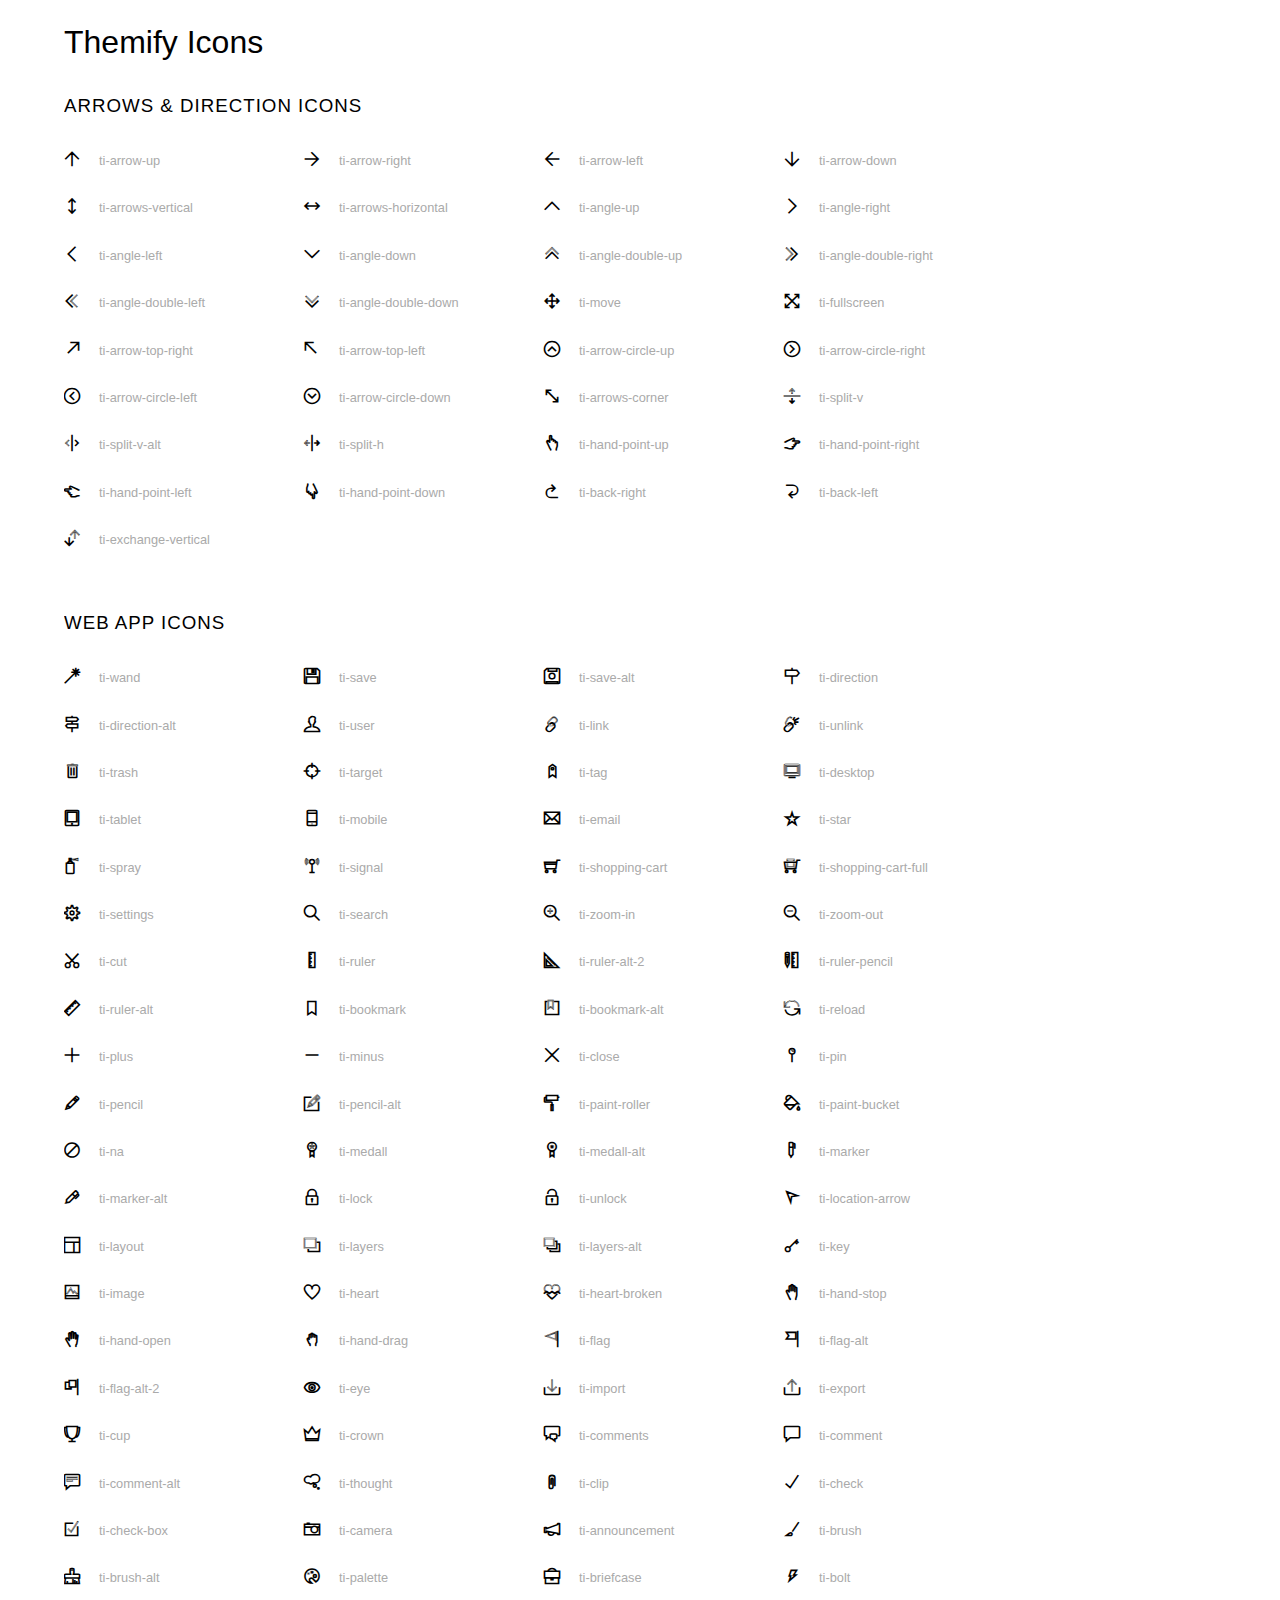
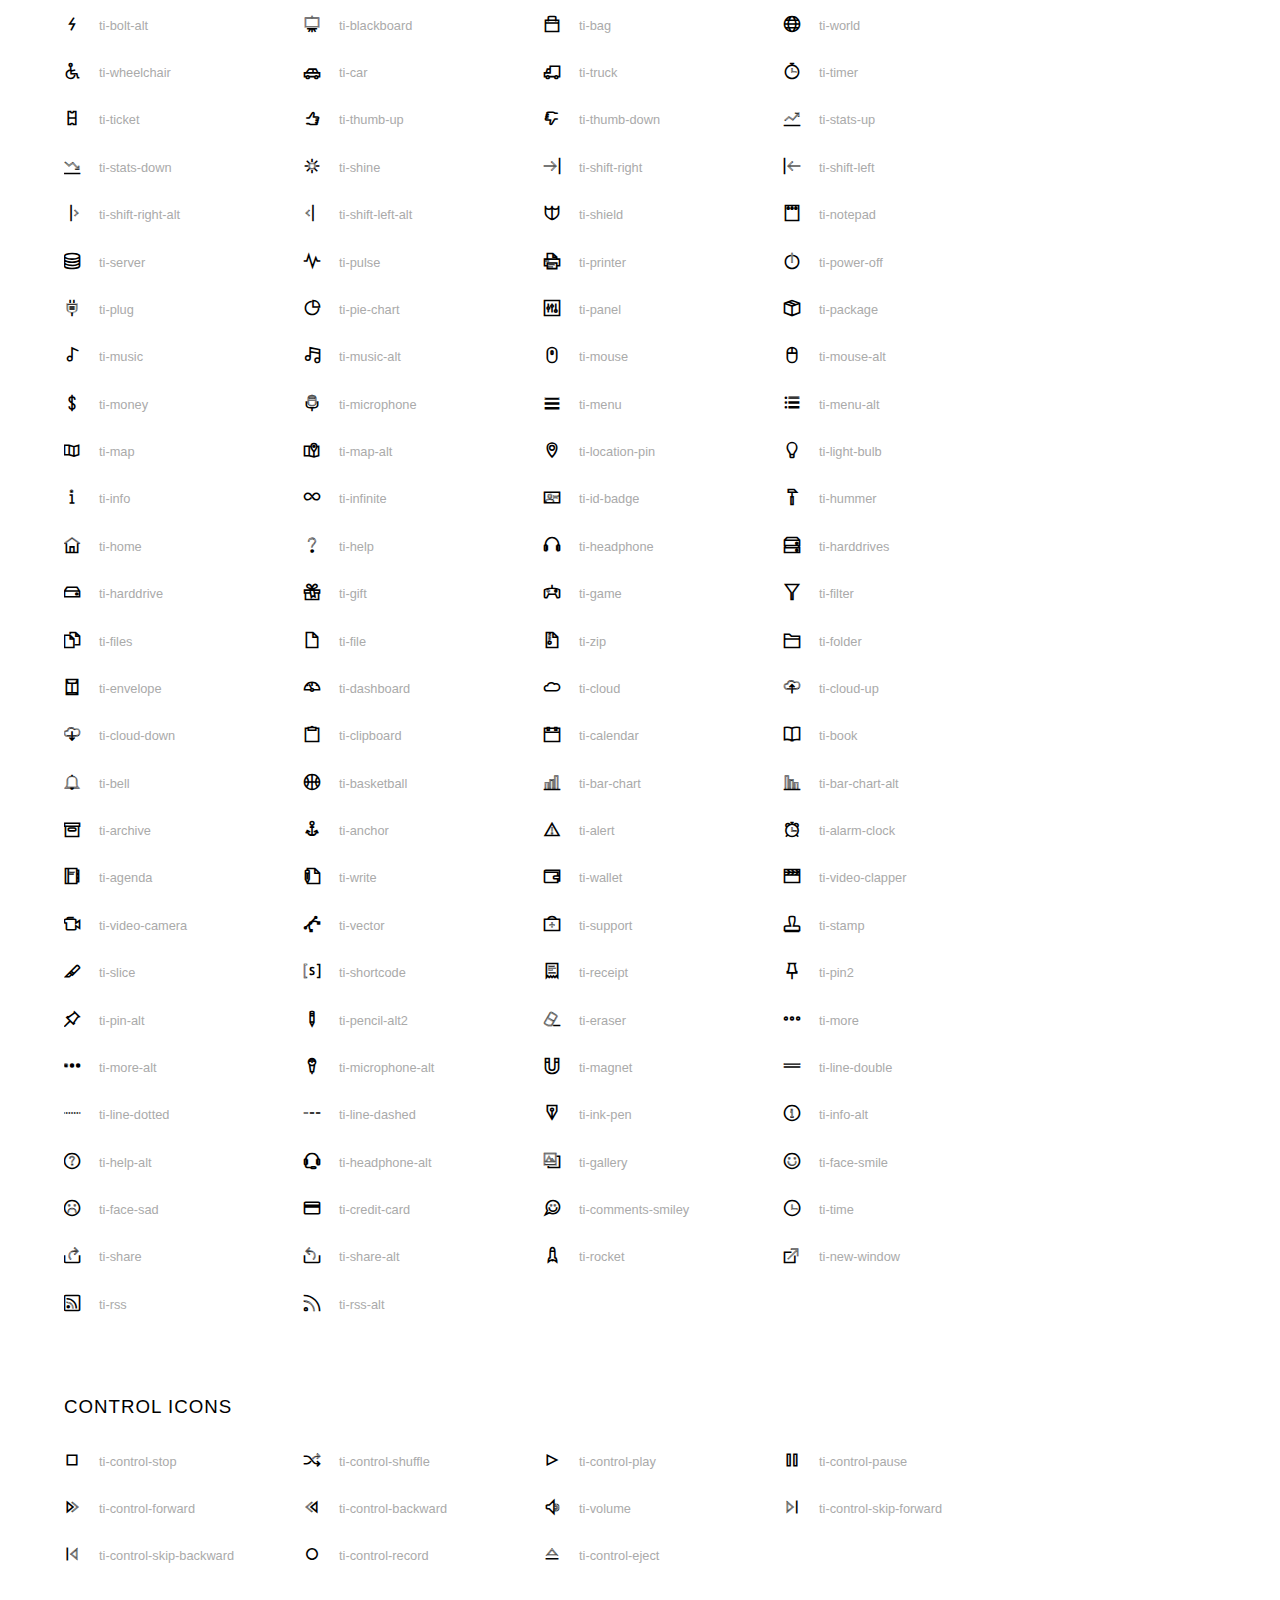
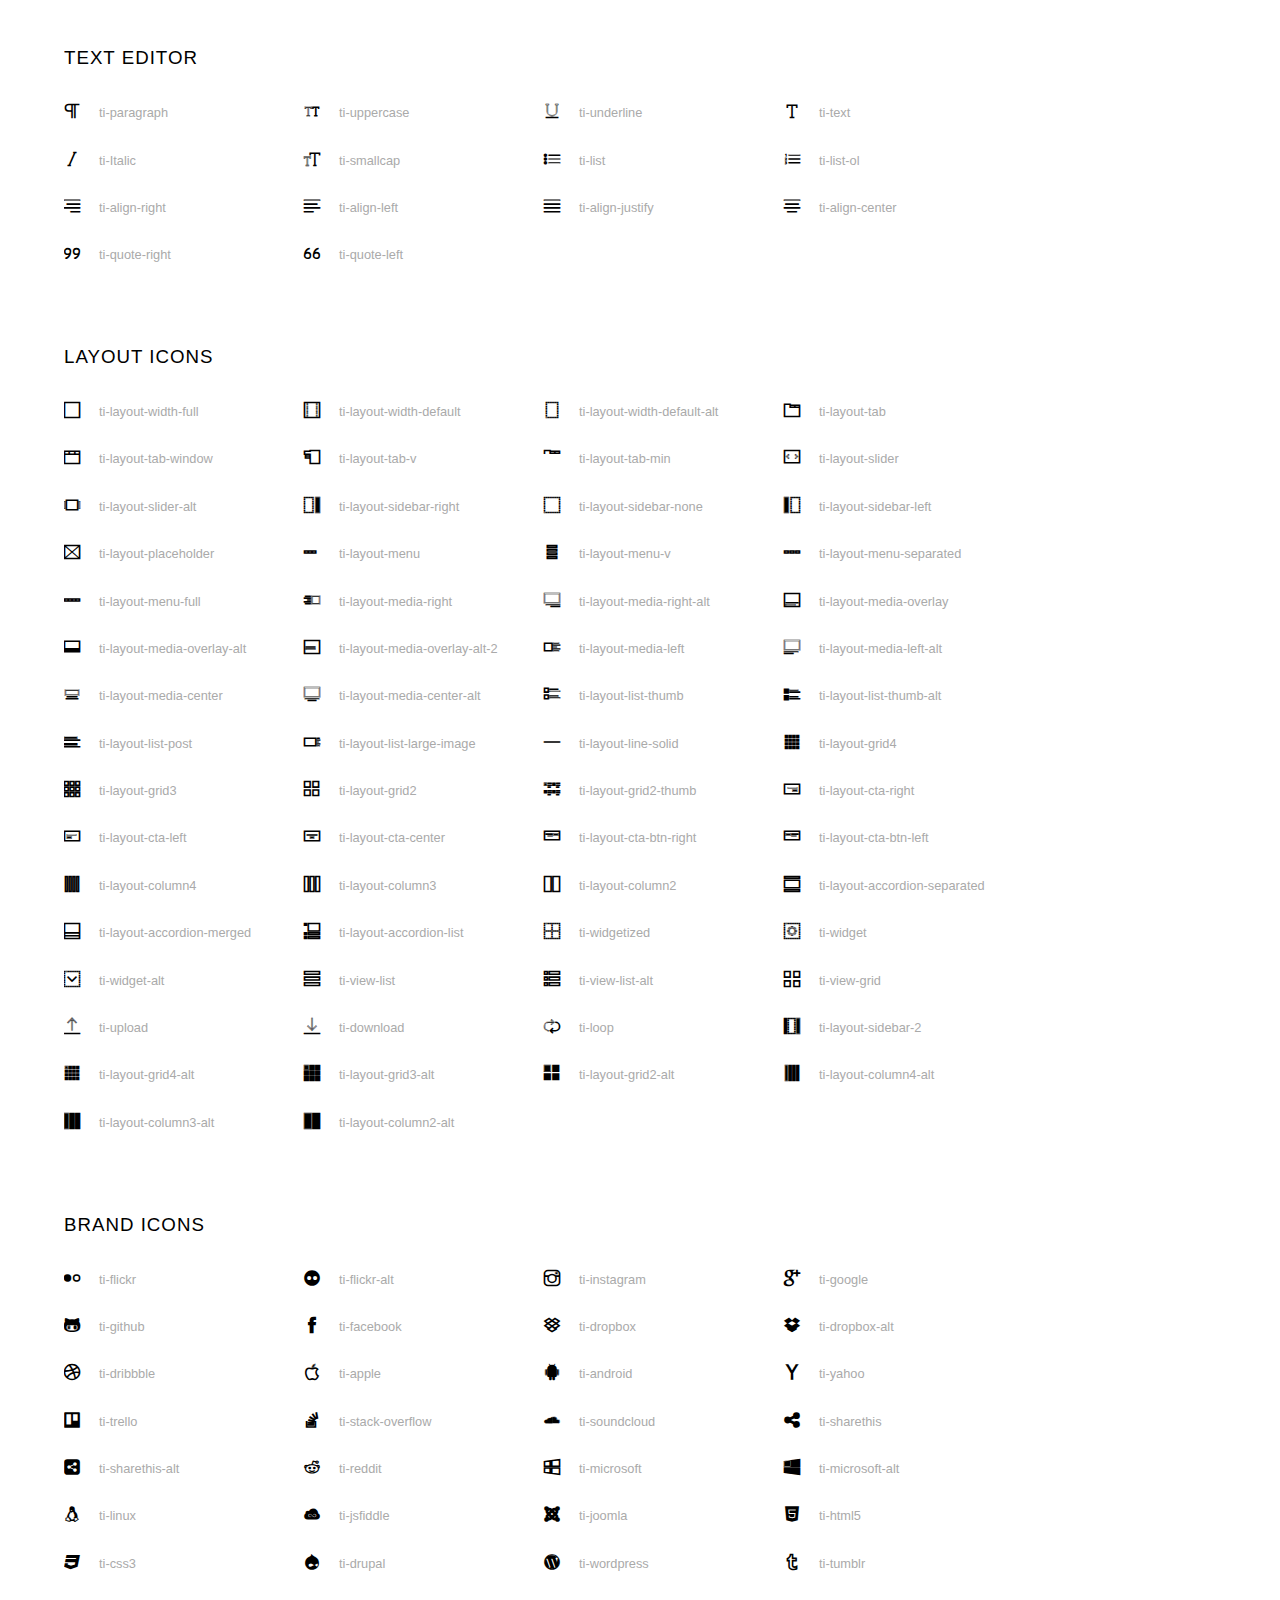
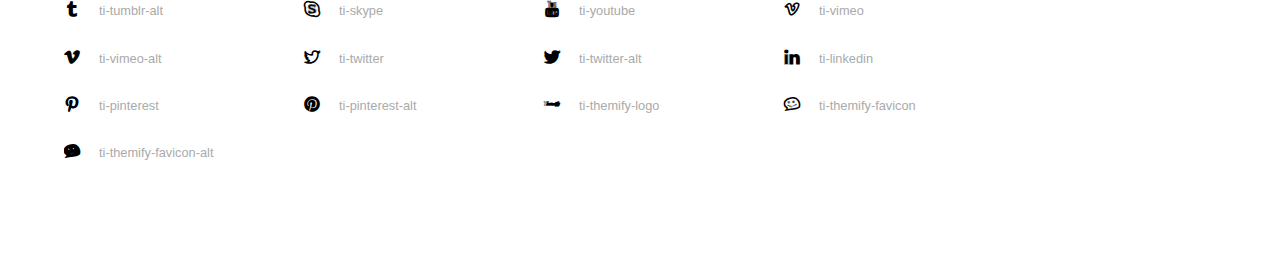
<file: proplist/paper-bootstrap-wizard-master/documentation/themify-icons.html>
<!doctype html>
<html>
<head>
	<meta charset="utf-8">
	<title>Themify Icon Font</title>
	<meta name="viewport" content="width=device-width">
	<link rel="stylesheet" href="../assets/css/themify-icons-demo.css">
	<link rel="stylesheet" href="../assets/css/themify-icons.css">

</head>
<body>
	<h1>Themify Icons</h1>

	<div class="icon-section">

		<div class="icon-section">
			<h3>Arrows &amp; Direction Icons </h3>

			<div class="icon-container">
				<span class="ti-arrow-up"></span><span class="icon-name"> ti-arrow-up</span>
			</div>
			<div class="icon-container">
				<span class="ti-arrow-right"></span><span class="icon-name"> ti-arrow-right</span>
			</div>
			<div class="icon-container">
				<span class="ti-arrow-left"></span><span class="icon-name"> ti-arrow-left</span>
			</div>
			<div class="icon-container">
				<span class="ti-arrow-down"></span><span class="icon-name"> ti-arrow-down</span>
			</div>
			<div class="icon-container">
				<span class="ti-arrows-vertical"></span><span class="icon-name"> ti-arrows-vertical</span>
			</div>
			<div class="icon-container">
				<span class="ti-arrows-horizontal"></span><span class="icon-name"> ti-arrows-horizontal</span>
			</div>
			<div class="icon-container">
				<span class="ti-angle-up"></span><span class="icon-name"> ti-angle-up</span>
			</div>
			<div class="icon-container">
				<span class="ti-angle-right"></span><span class="icon-name"> ti-angle-right</span>
			</div>
			<div class="icon-container">
				<span class="ti-angle-left"></span><span class="icon-name"> ti-angle-left</span>
			</div>
			<div class="icon-container">
				<span class="ti-angle-down"></span><span class="icon-name"> ti-angle-down</span>
			</div>
			<div class="icon-container">
				<span class="ti-angle-double-up"></span><span class="icon-name"> ti-angle-double-up</span>
			</div>
			<div class="icon-container">
				<span class="ti-angle-double-right"></span><span class="icon-name"> ti-angle-double-right</span>
			</div>
			<div class="icon-container">
				<span class="ti-angle-double-left"></span><span class="icon-name"> ti-angle-double-left</span>
			</div>
			<div class="icon-container">
				<span class="ti-angle-double-down"></span><span class="icon-name"> ti-angle-double-down</span>
			</div>
			<div class="icon-container">
				<span class="ti-move"></span><span class="icon-name"> ti-move</span>
			</div>
			<div class="icon-container">
				<span class="ti-fullscreen"></span><span class="icon-name"> ti-fullscreen</span>
			</div>
			<div class="icon-container">
				<span class="ti-arrow-top-right"></span><span class="icon-name"> ti-arrow-top-right</span>
			</div>
			<div class="icon-container">
				<span class="ti-arrow-top-left"></span><span class="icon-name"> ti-arrow-top-left</span>
			</div>
			<div class="icon-container">
				<span class="ti-arrow-circle-up"></span><span class="icon-name"> ti-arrow-circle-up</span>
			</div>
			<div class="icon-container">
				<span class="ti-arrow-circle-right"></span><span class="icon-name"> ti-arrow-circle-right</span>
			</div>
			<div class="icon-container">
				<span class="ti-arrow-circle-left"></span><span class="icon-name"> ti-arrow-circle-left</span>
			</div>
			<div class="icon-container">
				<span class="ti-arrow-circle-down"></span><span class="icon-name"> ti-arrow-circle-down</span>
			</div>
			<div class="icon-container">
				<span class="ti-arrows-corner"></span><span class="icon-name"> ti-arrows-corner</span>
			</div>
			<div class="icon-container">
				<span class="ti-split-v"></span><span class="icon-name"> ti-split-v</span>
			</div>

			<div class="icon-container">
				<span class="ti-split-v-alt"></span><span class="icon-name"> ti-split-v-alt</span>
			</div>
			<div class="icon-container">
				<span class="ti-split-h"></span><span class="icon-name"> ti-split-h</span>
			</div>
			<div class="icon-container">
				<span class="ti-hand-point-up"></span><span class="icon-name"> ti-hand-point-up</span>
			</div>
			<div class="icon-container">
				<span class="ti-hand-point-right"></span><span class="icon-name"> ti-hand-point-right</span>
			</div>
			<div class="icon-container">
				<span class="ti-hand-point-left"></span><span class="icon-name"> ti-hand-point-left</span>
			</div>
			<div class="icon-container">
				<span class="ti-hand-point-down"></span><span class="icon-name"> ti-hand-point-down</span>
			</div>
			<div class="icon-container">
				<span class="ti-back-right"></span><span class="icon-name"> ti-back-right</span>
			</div>
			<div class="icon-container">
				<span class="ti-back-left"></span><span class="icon-name"> ti-back-left</span>
			</div>
			<div class="icon-container">
				<span class="ti-exchange-vertical"></span><span class="icon-name"> ti-exchange-vertical</span>
			</div>

		</div> <!-- Arrows Icons -->



		<h3>Web App Icons</h3>

		<div class="icon-section">

			<div class="icon-container">
				<span class="ti-wand"></span><span class="icon-name"> ti-wand</span>
			</div>
			<div class="icon-container">
				<span class="ti-save"></span><span class="icon-name"> ti-save</span>
			</div>
			<div class="icon-container">
				<span class="ti-save-alt"></span><span class="icon-name"> ti-save-alt</span>
			</div>

			<div class="icon-container">
				<span class="ti-direction"></span><span class="icon-name"> ti-direction</span>
			</div>
			<div class="icon-container">
				<span class="ti-direction-alt"></span><span class="icon-name"> ti-direction-alt</span>
			</div>
			<div class="icon-container">
				<span class="ti-user"></span><span class="icon-name"> ti-user</span>
			</div>
			<div class="icon-container">
				<span class="ti-link"></span><span class="icon-name"> ti-link</span>
			</div>
			<div class="icon-container">
				<span class="ti-unlink"></span><span class="icon-name"> ti-unlink</span>
			</div>
			<div class="icon-container">
				<span class="ti-trash"></span><span class="icon-name"> ti-trash</span>
			</div>
			<div class="icon-container">
				<span class="ti-target"></span><span class="icon-name"> ti-target</span>
			</div>
			<div class="icon-container">
				<span class="ti-tag"></span><span class="icon-name"> ti-tag</span>
			</div>
			<div class="icon-container">
				<span class="ti-desktop"></span><span class="icon-name"> ti-desktop</span>
			</div>
			<div class="icon-container">
				<span class="ti-tablet"></span><span class="icon-name"> ti-tablet</span>
			</div>
			<div class="icon-container">
				<span class="ti-mobile"></span><span class="icon-name"> ti-mobile</span>
			</div>
			<div class="icon-container">
				<span class="ti-email"></span><span class="icon-name"> ti-email</span>
			</div>
			<div class="icon-container">
				<span class="ti-star"></span><span class="icon-name"> ti-star</span>
			</div>
			<div class="icon-container">
				<span class="ti-spray"></span><span class="icon-name"> ti-spray</span>
			</div>
			<div class="icon-container">
				<span class="ti-signal"></span><span class="icon-name"> ti-signal</span>
			</div>
			<div class="icon-container">
				<span class="ti-shopping-cart"></span><span class="icon-name"> ti-shopping-cart</span>
			</div>
			<div class="icon-container">
				<span class="ti-shopping-cart-full"></span><span class="icon-name"> ti-shopping-cart-full</span>
			</div>
			<div class="icon-container">
				<span class="ti-settings"></span><span class="icon-name"> ti-settings</span>
			</div>
			<div class="icon-container">
				<span class="ti-search"></span><span class="icon-name"> ti-search</span>
			</div>
			<div class="icon-container">
				<span class="ti-zoom-in"></span><span class="icon-name"> ti-zoom-in</span>
			</div>
			<div class="icon-container">
				<span class="ti-zoom-out"></span><span class="icon-name"> ti-zoom-out</span>
			</div>
			<div class="icon-container">
				<span class="ti-cut"></span><span class="icon-name"> ti-cut</span>
			</div>
			<div class="icon-container">
				<span class="ti-ruler"></span><span class="icon-name"> ti-ruler</span>
			</div>
			<div class="icon-container">
				<span class="ti-ruler-alt-2"></span><span class="icon-name"> ti-ruler-alt-2</span>
			</div>
			<div class="icon-container">
				<span class="ti-ruler-pencil"></span><span class="icon-name"> ti-ruler-pencil</span>
			</div>
			<div class="icon-container">
				<span class="ti-ruler-alt"></span><span class="icon-name"> ti-ruler-alt</span>
			</div>
			<div class="icon-container">
				<span class="ti-bookmark"></span><span class="icon-name"> ti-bookmark</span>
			</div>
			<div class="icon-container">
				<span class="ti-bookmark-alt"></span><span class="icon-name"> ti-bookmark-alt</span>
			</div>
			<div class="icon-container">
				<span class="ti-reload"></span><span class="icon-name"> ti-reload</span>
			</div>
			<div class="icon-container">
				<span class="ti-plus"></span><span class="icon-name"> ti-plus</span>
			</div>
			<div class="icon-container">
				<span class="ti-minus"></span><span class="icon-name"> ti-minus</span>
			</div>
			<div class="icon-container">
				<span class="ti-close"></span><span class="icon-name"> ti-close</span>
			</div>
			<div class="icon-container">
				<span class="ti-pin"></span><span class="icon-name"> ti-pin</span>
			</div>
			<div class="icon-container">
				<span class="ti-pencil"></span><span class="icon-name"> ti-pencil</span>
			</div>

		  	<div class="icon-container">
				<span class="ti-pencil-alt"></span><span class="icon-name"> ti-pencil-alt</span>
			</div>
			<div class="icon-container">
				<span class="ti-paint-roller"></span><span class="icon-name"> ti-paint-roller</span>
			</div>
			<div class="icon-container">
				<span class="ti-paint-bucket"></span><span class="icon-name"> ti-paint-bucket</span>
			</div>
			<div class="icon-container">
				<span class="ti-na"></span><span class="icon-name"> ti-na</span>
			</div>
			<div class="icon-container">
				<span class="ti-medall"></span><span class="icon-name"> ti-medall</span>
			</div>
			<div class="icon-container">
				<span class="ti-medall-alt"></span><span class="icon-name"> ti-medall-alt</span>
			</div>
			<div class="icon-container">
				<span class="ti-marker"></span><span class="icon-name"> ti-marker</span>
			</div>
			<div class="icon-container">
				<span class="ti-marker-alt"></span><span class="icon-name"> ti-marker-alt</span>
			</div>

			<div class="icon-container">
				<span class="ti-lock"></span><span class="icon-name"> ti-lock</span>
			</div>
			<div class="icon-container">
				<span class="ti-unlock"></span><span class="icon-name"> ti-unlock</span>
			</div>
			<div class="icon-container">
				<span class="ti-location-arrow"></span><span class="icon-name"> ti-location-arrow</span>
			</div>
			<div class="icon-container">
				<span class="ti-layout"></span><span class="icon-name"> ti-layout</span>
			</div>
			<div class="icon-container">
				<span class="ti-layers"></span><span class="icon-name"> ti-layers</span>
			</div>
			<div class="icon-container">
				<span class="ti-layers-alt"></span><span class="icon-name"> ti-layers-alt</span>
			</div>
			<div class="icon-container">
				<span class="ti-key"></span><span class="icon-name"> ti-key</span>
			</div>
			<div class="icon-container">
				<span class="ti-image"></span><span class="icon-name"> ti-image</span>
			</div>
			<div class="icon-container">
				<span class="ti-heart"></span><span class="icon-name"> ti-heart</span>
			</div>
			<div class="icon-container">
				<span class="ti-heart-broken"></span><span class="icon-name"> ti-heart-broken</span>
			</div>
			<div class="icon-container">
				<span class="ti-hand-stop"></span><span class="icon-name"> ti-hand-stop</span>
			</div>
			<div class="icon-container">
				<span class="ti-hand-open"></span><span class="icon-name"> ti-hand-open</span>
			</div>
			<div class="icon-container">
				<span class="ti-hand-drag"></span><span class="icon-name"> ti-hand-drag</span>
			</div>
			<div class="icon-container">
				<span class="ti-flag"></span><span class="icon-name"> ti-flag</span>
			</div>
			<div class="icon-container">
				<span class="ti-flag-alt"></span><span class="icon-name"> ti-flag-alt</span>
			</div>
			<div class="icon-container">
				<span class="ti-flag-alt-2"></span><span class="icon-name"> ti-flag-alt-2</span>
			</div>
			<div class="icon-container">
				<span class="ti-eye"></span><span class="icon-name"> ti-eye</span>
			</div>
			<div class="icon-container">
				<span class="ti-import"></span><span class="icon-name"> ti-import</span>
			</div>
			<div class="icon-container">
				<span class="ti-export"></span><span class="icon-name"> ti-export</span>
			</div>
			<div class="icon-container">
				<span class="ti-cup"></span><span class="icon-name"> ti-cup</span>
			</div>
			<div class="icon-container">
				<span class="ti-crown"></span><span class="icon-name"> ti-crown</span>
			</div>
			<div class="icon-container">
				<span class="ti-comments"></span><span class="icon-name"> ti-comments</span>
			</div>
			<div class="icon-container">
				<span class="ti-comment"></span><span class="icon-name"> ti-comment</span>
			</div>
			<div class="icon-container">
				<span class="ti-comment-alt"></span><span class="icon-name"> ti-comment-alt</span>
			</div>
			<div class="icon-container">
				<span class="ti-thought"></span><span class="icon-name"> ti-thought</span>
			</div>
			<div class="icon-container">
				<span class="ti-clip"></span><span class="icon-name"> ti-clip</span>
			</div>

			<div class="icon-container">
				<span class="ti-check"></span><span class="icon-name"> ti-check</span>
			</div>
			<div class="icon-container">
				<span class="ti-check-box"></span><span class="icon-name"> ti-check-box</span>
			</div>
			<div class="icon-container">
				<span class="ti-camera"></span><span class="icon-name"> ti-camera</span>
			</div>
			<div class="icon-container">
				<span class="ti-announcement"></span><span class="icon-name"> ti-announcement</span>
			</div>
			<div class="icon-container">
				<span class="ti-brush"></span><span class="icon-name"> ti-brush</span>
			</div>
			<div class="icon-container">
				<span class="ti-brush-alt"></span><span class="icon-name"> ti-brush-alt</span>
			</div>
			<div class="icon-container">
				<span class="ti-palette"></span><span class="icon-name"> ti-palette</span>
			</div>
			<div class="icon-container">
				<span class="ti-briefcase"></span><span class="icon-name"> ti-briefcase</span>
			</div>
			<div class="icon-container">
				<span class="ti-bolt"></span><span class="icon-name"> ti-bolt</span>
			</div>
			<div class="icon-container">
				<span class="ti-bolt-alt"></span><span class="icon-name"> ti-bolt-alt</span>
			</div>
			<div class="icon-container">
				<span class="ti-blackboard"></span><span class="icon-name"> ti-blackboard</span>
			</div>
			<div class="icon-container">
				<span class="ti-bag"></span><span class="icon-name"> ti-bag</span>
			</div>
			<div class="icon-container">
				<span class="ti-world"></span><span class="icon-name"> ti-world</span>
			</div>
			<div class="icon-container">
				<span class="ti-wheelchair"></span><span class="icon-name"> ti-wheelchair</span>
			</div>
			<div class="icon-container">
				<span class="ti-car"></span><span class="icon-name"> ti-car</span>
			</div>
			<div class="icon-container">
				<span class="ti-truck"></span><span class="icon-name"> ti-truck</span>
			</div>
			<div class="icon-container">
				<span class="ti-timer"></span><span class="icon-name"> ti-timer</span>
			</div>
			<div class="icon-container">
				<span class="ti-ticket"></span><span class="icon-name"> ti-ticket</span>
			</div>
			<div class="icon-container">
				<span class="ti-thumb-up"></span><span class="icon-name"> ti-thumb-up</span>
			</div>
			<div class="icon-container">
				<span class="ti-thumb-down"></span><span class="icon-name"> ti-thumb-down</span>
			</div>

			<div class="icon-container">
				<span class="ti-stats-up"></span><span class="icon-name"> ti-stats-up</span>
			</div>
			<div class="icon-container">
				<span class="ti-stats-down"></span><span class="icon-name"> ti-stats-down</span>
			</div>
			<div class="icon-container">
				<span class="ti-shine"></span><span class="icon-name"> ti-shine</span>
			</div>
			<div class="icon-container">
				<span class="ti-shift-right"></span><span class="icon-name"> ti-shift-right</span>
			</div>
			<div class="icon-container">
				<span class="ti-shift-left"></span><span class="icon-name"> ti-shift-left</span>
			</div>

			<div class="icon-container">
				<span class="ti-shift-right-alt"></span><span class="icon-name"> ti-shift-right-alt</span>
			</div>
			<div class="icon-container">
				<span class="ti-shift-left-alt"></span><span class="icon-name"> ti-shift-left-alt</span>
			</div>
			<div class="icon-container">
				<span class="ti-shield"></span><span class="icon-name"> ti-shield</span>
			</div>
			<div class="icon-container">
				<span class="ti-notepad"></span><span class="icon-name"> ti-notepad</span>
			</div>
			<div class="icon-container">
				<span class="ti-server"></span><span class="icon-name"> ti-server</span>
			</div>

			<div class="icon-container">
				<span class="ti-pulse"></span><span class="icon-name"> ti-pulse</span>
			</div>
			<div class="icon-container">
				<span class="ti-printer"></span><span class="icon-name"> ti-printer</span>
			</div>
			<div class="icon-container">
				<span class="ti-power-off"></span><span class="icon-name"> ti-power-off</span>
			</div>
			<div class="icon-container">
				<span class="ti-plug"></span><span class="icon-name"> ti-plug</span>
			</div>
			<div class="icon-container">
				<span class="ti-pie-chart"></span><span class="icon-name"> ti-pie-chart</span>
			</div>

			<div class="icon-container">
				<span class="ti-panel"></span><span class="icon-name"> ti-panel</span>
			</div>
			<div class="icon-container">
				<span class="ti-package"></span><span class="icon-name"> ti-package</span>
			</div>
			<div class="icon-container">
				<span class="ti-music"></span><span class="icon-name"> ti-music</span>
			</div>
			<div class="icon-container">
				<span class="ti-music-alt"></span><span class="icon-name"> ti-music-alt</span>
			</div>
			<div class="icon-container">
				<span class="ti-mouse"></span><span class="icon-name"> ti-mouse</span>
			</div>
			<div class="icon-container">
				<span class="ti-mouse-alt"></span><span class="icon-name"> ti-mouse-alt</span>
			</div>
			<div class="icon-container">
				<span class="ti-money"></span><span class="icon-name"> ti-money</span>
			</div>
			<div class="icon-container">
				<span class="ti-microphone"></span><span class="icon-name"> ti-microphone</span>
			</div>
			<div class="icon-container">
				<span class="ti-menu"></span><span class="icon-name"> ti-menu</span>
			</div>
			<div class="icon-container">
				<span class="ti-menu-alt"></span><span class="icon-name"> ti-menu-alt</span>
			</div>
			<div class="icon-container">
				<span class="ti-map"></span><span class="icon-name"> ti-map</span>
			</div>
			<div class="icon-container">
				<span class="ti-map-alt"></span><span class="icon-name"> ti-map-alt</span>
			</div>

			<div class="icon-container">
				<span class="ti-location-pin"></span><span class="icon-name"> ti-location-pin</span>
			</div>

			<div class="icon-container">
				<span class="ti-light-bulb"></span><span class="icon-name"> ti-light-bulb</span>
			</div>
			<div class="icon-container">
				<span class="ti-info"></span><span class="icon-name"> ti-info</span>
			</div>
			<div class="icon-container">
				<span class="ti-infinite"></span><span class="icon-name"> ti-infinite</span>
			</div>
			<div class="icon-container">
				<span class="ti-id-badge"></span><span class="icon-name"> ti-id-badge</span>
			</div>
			<div class="icon-container">
				<span class="ti-hummer"></span><span class="icon-name"> ti-hummer</span>
			</div>
			<div class="icon-container">
				<span class="ti-home"></span><span class="icon-name"> ti-home</span>
			</div>
			<div class="icon-container">
				<span class="ti-help"></span><span class="icon-name"> ti-help</span>
			</div>
			<div class="icon-container">
				<span class="ti-headphone"></span><span class="icon-name"> ti-headphone</span>
			</div>
			<div class="icon-container">
				<span class="ti-harddrives"></span><span class="icon-name"> ti-harddrives</span>
			</div>
			<div class="icon-container">
				<span class="ti-harddrive"></span><span class="icon-name"> ti-harddrive</span>
			</div>
			<div class="icon-container">
				<span class="ti-gift"></span><span class="icon-name"> ti-gift</span>
			</div>
			<div class="icon-container">
				<span class="ti-game"></span><span class="icon-name"> ti-game</span>
			</div>
			<div class="icon-container">
				<span class="ti-filter"></span><span class="icon-name"> ti-filter</span>
			</div>
			<div class="icon-container">
				<span class="ti-files"></span><span class="icon-name"> ti-files</span>
			</div>
			<div class="icon-container">
				<span class="ti-file"></span><span class="icon-name"> ti-file</span>
			</div>
			<div class="icon-container">
				<span class="ti-zip"></span><span class="icon-name"> ti-zip</span>
			</div>
			<div class="icon-container">
				<span class="ti-folder"></span><span class="icon-name"> ti-folder</span>
			</div>
			<div class="icon-container">
				<span class="ti-envelope"></span><span class="icon-name"> ti-envelope</span>
			</div>


			<div class="icon-container">
				<span class="ti-dashboard"></span><span class="icon-name"> ti-dashboard</span>
			</div>
			<div class="icon-container">
				<span class="ti-cloud"></span><span class="icon-name"> ti-cloud</span>
			</div>
			<div class="icon-container">
				<span class="ti-cloud-up"></span><span class="icon-name"> ti-cloud-up</span>
			</div>
			<div class="icon-container">
				<span class="ti-cloud-down"></span><span class="icon-name"> ti-cloud-down</span>
			</div>
			<div class="icon-container">
				<span class="ti-clipboard"></span><span class="icon-name"> ti-clipboard</span>
			</div>
			<div class="icon-container">
				<span class="ti-calendar"></span><span class="icon-name"> ti-calendar</span>
			</div>
			<div class="icon-container">
				<span class="ti-book"></span><span class="icon-name"> ti-book</span>
			</div>
			<div class="icon-container">
				<span class="ti-bell"></span><span class="icon-name"> ti-bell</span>
			</div>
			<div class="icon-container">
				<span class="ti-basketball"></span><span class="icon-name"> ti-basketball</span>
			</div>
			<div class="icon-container">
				<span class="ti-bar-chart"></span><span class="icon-name"> ti-bar-chart</span>
			</div>
			<div class="icon-container">
				<span class="ti-bar-chart-alt"></span><span class="icon-name"> ti-bar-chart-alt</span>
			</div>


			<div class="icon-container">
				<span class="ti-archive"></span><span class="icon-name"> ti-archive</span>
			</div>
			<div class="icon-container">
				<span class="ti-anchor"></span><span class="icon-name"> ti-anchor</span>
			</div>

			<div class="icon-container">
				<span class="ti-alert"></span><span class="icon-name"> ti-alert</span>
			</div>
			<div class="icon-container">
				<span class="ti-alarm-clock"></span><span class="icon-name"> ti-alarm-clock</span>
			</div>
			<div class="icon-container">
				<span class="ti-agenda"></span><span class="icon-name"> ti-agenda</span>
			</div>
			<div class="icon-container">
				<span class="ti-write"></span><span class="icon-name"> ti-write</span>
			</div>

			<div class="icon-container">
				<span class="ti-wallet"></span><span class="icon-name"> ti-wallet</span>
			</div>
			<div class="icon-container">
				<span class="ti-video-clapper"></span><span class="icon-name"> ti-video-clapper</span>
			</div>
			<div class="icon-container">
				<span class="ti-video-camera"></span><span class="icon-name"> ti-video-camera</span>
			</div>
			<div class="icon-container">
				<span class="ti-vector"></span><span class="icon-name"> ti-vector</span>
			</div>

			<div class="icon-container">
				<span class="ti-support"></span><span class="icon-name"> ti-support</span>
			</div>
			<div class="icon-container">
				<span class="ti-stamp"></span><span class="icon-name"> ti-stamp</span>
			</div>
			<div class="icon-container">
				<span class="ti-slice"></span><span class="icon-name"> ti-slice</span>
			</div>
			<div class="icon-container">
				<span class="ti-shortcode"></span><span class="icon-name"> ti-shortcode</span>
			</div>
			<div class="icon-container">
				<span class="ti-receipt"></span><span class="icon-name"> ti-receipt</span>
			</div>
			<div class="icon-container">
				<span class="ti-pin2"></span><span class="icon-name"> ti-pin2</span>
			</div>
			<div class="icon-container">
				<span class="ti-pin-alt"></span><span class="icon-name"> ti-pin-alt</span>
			</div>
			<div class="icon-container">
				<span class="ti-pencil-alt2"></span><span class="icon-name"> ti-pencil-alt2</span>
			</div>
			<div class="icon-container">
				<span class="ti-eraser"></span><span class="icon-name"> ti-eraser</span>
			</div>
			<div class="icon-container">
				<span class="ti-more"></span><span class="icon-name"> ti-more</span>
			</div>
			<div class="icon-container">
				<span class="ti-more-alt"></span><span class="icon-name"> ti-more-alt</span>
			</div>
			<div class="icon-container">
				<span class="ti-microphone-alt"></span><span class="icon-name"> ti-microphone-alt</span>
			</div>
			<div class="icon-container">
				<span class="ti-magnet"></span><span class="icon-name"> ti-magnet</span>
			</div>
			<div class="icon-container">
				<span class="ti-line-double"></span><span class="icon-name"> ti-line-double</span>
			</div>
			<div class="icon-container">
				<span class="ti-line-dotted"></span><span class="icon-name"> ti-line-dotted</span>
			</div>
			<div class="icon-container">
				<span class="ti-line-dashed"></span><span class="icon-name"> ti-line-dashed</span>
			</div>

			<div class="icon-container">
				<span class="ti-ink-pen"></span><span class="icon-name"> ti-ink-pen</span>
			</div>
			<div class="icon-container">
				<span class="ti-info-alt"></span><span class="icon-name"> ti-info-alt</span>
			</div>
			<div class="icon-container">
				<span class="ti-help-alt"></span><span class="icon-name"> ti-help-alt</span>
			</div>
			<div class="icon-container">
				<span class="ti-headphone-alt"></span><span class="icon-name"> ti-headphone-alt</span>
			</div>

			<div class="icon-container">
				<span class="ti-gallery"></span><span class="icon-name"> ti-gallery</span>
			</div>
			<div class="icon-container">
				<span class="ti-face-smile"></span><span class="icon-name"> ti-face-smile</span>
			</div>
			<div class="icon-container">
				<span class="ti-face-sad"></span><span class="icon-name"> ti-face-sad</span>
			</div>
			<div class="icon-container">
				<span class="ti-credit-card"></span><span class="icon-name"> ti-credit-card</span>
			</div>
			<div class="icon-container">
				<span class="ti-comments-smiley"></span><span class="icon-name"> ti-comments-smiley</span>
			</div>
			<div class="icon-container">
				<span class="ti-time"></span><span class="icon-name"> ti-time</span>
			</div>
			<div class="icon-container">
				<span class="ti-share"></span><span class="icon-name"> ti-share</span>
			</div>
			<div class="icon-container">
				<span class="ti-share-alt"></span><span class="icon-name"> ti-share-alt</span>
			</div>
			<div class="icon-container">
				<span class="ti-rocket"></span><span class="icon-name"> ti-rocket</span>
			</div>

			<div class="icon-container">
				<span class="ti-new-window"></span><span class="icon-name"> ti-new-window</span>
			</div>

			<div class="icon-container">
				<span class="ti-rss"></span><span class="icon-name"> ti-rss</span>
			</div>

			<div class="icon-container">
				<span class="ti-rss-alt"></span><span class="icon-name"> ti-rss-alt</span>
			</div>

		</div><!-- Web App Icons -->


		<div class="icon-section">
			<h3>Control Icons</h3>
			<div class="icon-container">
				<span class="ti-control-stop"></span><span class="icon-name"> ti-control-stop</span>
			</div>
			<div class="icon-container">
				<span class="ti-control-shuffle"></span><span class="icon-name"> ti-control-shuffle</span>
			</div>
			<div class="icon-container">
				<span class="ti-control-play"></span><span class="icon-name"> ti-control-play</span>
			</div>
			<div class="icon-container">
				<span class="ti-control-pause"></span><span class="icon-name"> ti-control-pause</span>
			</div>
			<div class="icon-container">
				<span class="ti-control-forward"></span><span class="icon-name"> ti-control-forward</span>
			</div>
			<div class="icon-container">
				<span class="ti-control-backward"></span><span class="icon-name"> ti-control-backward</span>
			</div>
			<div class="icon-container">
				<span class="ti-volume"></span><span class="icon-name"> ti-volume</span>
			</div>
			<div class="icon-container">
				<span class="ti-control-skip-forward"></span><span class="icon-name"> ti-control-skip-forward</span>
			</div>
			<div class="icon-container">
				<span class="ti-control-skip-backward"></span><span class="icon-name"> ti-control-skip-backward</span>
			</div>
			<div class="icon-container">
				<span class="ti-control-record"></span><span class="icon-name"> ti-control-record</span>
			</div>
			<div class="icon-container">
				<span class="ti-control-eject"></span><span class="icon-name"> ti-control-eject</span>
			</div>
		</div> <!-- Control Icons -->


		<div class="icon-section">
			<h3>Text Editor</h3>

			<div class="icon-container">
				<span class="ti-paragraph"></span><span class="icon-name"> ti-paragraph</span>
			</div>
			<div class="icon-container">
				<span class="ti-uppercase"></span><span class="icon-name"> ti-uppercase</span>
			</div>

			<div class="icon-container">
				<span class="ti-underline"></span><span class="icon-name"> ti-underline</span>
			</div>
			<div class="icon-container">
				<span class="ti-text"></span><span class="icon-name"> ti-text</span>
			</div>
			<div class="icon-container">
				<span class="ti-Italic"></span><span class="icon-name"> ti-Italic</span>
			</div>
			<div class="icon-container">
				<span class="ti-smallcap"></span><span class="icon-name"> ti-smallcap</span>
			</div>
			<div class="icon-container">
				<span class="ti-list"></span><span class="icon-name"> ti-list</span>
			</div>
			<div class="icon-container">
				<span class="ti-list-ol"></span><span class="icon-name"> ti-list-ol</span>
			</div>
			<div class="icon-container">
				<span class="ti-align-right"></span><span class="icon-name"> ti-align-right</span>
			</div>
			<div class="icon-container">
				<span class="ti-align-left"></span><span class="icon-name"> ti-align-left</span>
			</div>
			<div class="icon-container">
				<span class="ti-align-justify"></span><span class="icon-name"> ti-align-justify</span>
			</div>
			<div class="icon-container">
				<span class="ti-align-center"></span><span class="icon-name"> ti-align-center</span>
			</div>
			<div class="icon-container">
				<span class="ti-quote-right"></span><span class="icon-name"> ti-quote-right</span>
			</div>
			<div class="icon-container">
				<span class="ti-quote-left"></span><span class="icon-name"> ti-quote-left</span>
			</div>

		</div> <!-- Text Editor -->



		<div class="icon-section">
			<h3>Layout Icons</h3>
			<div class="icon-container">
				<span class="ti-layout-width-full"></span><span class="icon-name"> ti-layout-width-full</span>
			</div>
			<div class="icon-container">
				<span class="ti-layout-width-default"></span><span class="icon-name"> ti-layout-width-default</span>
			</div>
			<div class="icon-container">
				<span class="ti-layout-width-default-alt"></span><span class="icon-name"> ti-layout-width-default-alt</span>
			</div>
			<div class="icon-container">
				<span class="ti-layout-tab"></span><span class="icon-name"> ti-layout-tab</span>
			</div>
			<div class="icon-container">
				<span class="ti-layout-tab-window"></span><span class="icon-name"> ti-layout-tab-window</span>
			</div>
			<div class="icon-container">
				<span class="ti-layout-tab-v"></span><span class="icon-name"> ti-layout-tab-v</span>
			</div>
			<div class="icon-container">
				<span class="ti-layout-tab-min"></span><span class="icon-name"> ti-layout-tab-min</span>
			</div>
			<div class="icon-container">
				<span class="ti-layout-slider"></span><span class="icon-name"> ti-layout-slider</span>
			</div>
			<div class="icon-container">
				<span class="ti-layout-slider-alt"></span><span class="icon-name"> ti-layout-slider-alt</span>
			</div>
			<div class="icon-container">
				<span class="ti-layout-sidebar-right"></span><span class="icon-name"> ti-layout-sidebar-right</span>
			</div>
			<div class="icon-container">
				<span class="ti-layout-sidebar-none"></span><span class="icon-name"> ti-layout-sidebar-none</span>
			</div>
			<div class="icon-container">
				<span class="ti-layout-sidebar-left"></span><span class="icon-name"> ti-layout-sidebar-left</span>
			</div>
			<div class="icon-container">
				<span class="ti-layout-placeholder"></span><span class="icon-name"> ti-layout-placeholder</span>
			</div>
			<div class="icon-container">
				<span class="ti-layout-menu"></span><span class="icon-name"> ti-layout-menu</span>
			</div>
			<div class="icon-container">
				<span class="ti-layout-menu-v"></span><span class="icon-name"> ti-layout-menu-v</span>
			</div>
			<div class="icon-container">
				<span class="ti-layout-menu-separated"></span><span class="icon-name"> ti-layout-menu-separated</span>
			</div>
			<div class="icon-container">
				<span class="ti-layout-menu-full"></span><span class="icon-name"> ti-layout-menu-full</span>
			</div>
			<div class="icon-container">
				<span class="ti-layout-media-right"></span><span class="icon-name"> ti-layout-media-right</span>
			</div>
			<div class="icon-container">
				<span class="ti-layout-media-right-alt"></span><span class="icon-name"> ti-layout-media-right-alt</span>
			</div>
			<div class="icon-container">
				<span class="ti-layout-media-overlay"></span><span class="icon-name"> ti-layout-media-overlay</span>
			</div>
			<div class="icon-container">
				<span class="ti-layout-media-overlay-alt"></span><span class="icon-name"> ti-layout-media-overlay-alt</span>
			</div>
			<div class="icon-container">
				<span class="ti-layout-media-overlay-alt-2"></span><span class="icon-name"> ti-layout-media-overlay-alt-2</span>
			</div>
			<div class="icon-container">
				<span class="ti-layout-media-left"></span><span class="icon-name"> ti-layout-media-left</span>
			</div>
			<div class="icon-container">
				<span class="ti-layout-media-left-alt"></span><span class="icon-name"> ti-layout-media-left-alt</span>
			</div>
			<div class="icon-container">
				<span class="ti-layout-media-center"></span><span class="icon-name"> ti-layout-media-center</span>
			</div>
			<div class="icon-container">
				<span class="ti-layout-media-center-alt"></span><span class="icon-name"> ti-layout-media-center-alt</span>
			</div>
			<div class="icon-container">
				<span class="ti-layout-list-thumb"></span><span class="icon-name"> ti-layout-list-thumb</span>
			</div>
			<div class="icon-container">
				<span class="ti-layout-list-thumb-alt"></span><span class="icon-name"> ti-layout-list-thumb-alt</span>
			</div>
			<div class="icon-container">
				<span class="ti-layout-list-post"></span><span class="icon-name"> ti-layout-list-post</span>
			</div>
			<div class="icon-container">
				<span class="ti-layout-list-large-image"></span><span class="icon-name"> ti-layout-list-large-image</span>
			</div>
			<div class="icon-container">
				<span class="ti-layout-line-solid"></span><span class="icon-name"> ti-layout-line-solid</span>
			</div>
			<div class="icon-container">
				<span class="ti-layout-grid4"></span><span class="icon-name"> ti-layout-grid4</span>
			</div>
			<div class="icon-container">
				<span class="ti-layout-grid3"></span><span class="icon-name"> ti-layout-grid3</span>
			</div>
			<div class="icon-container">
				<span class="ti-layout-grid2"></span><span class="icon-name"> ti-layout-grid2</span>
			</div>
			<div class="icon-container">
				<span class="ti-layout-grid2-thumb"></span><span class="icon-name"> ti-layout-grid2-thumb</span>
			</div>
			<div class="icon-container">
				<span class="ti-layout-cta-right"></span><span class="icon-name"> ti-layout-cta-right</span>
			</div>
			<div class="icon-container">
				<span class="ti-layout-cta-left"></span><span class="icon-name"> ti-layout-cta-left</span>
			</div>
			<div class="icon-container">
				<span class="ti-layout-cta-center"></span><span class="icon-name"> ti-layout-cta-center</span>
			</div>
			<div class="icon-container">
				<span class="ti-layout-cta-btn-right"></span><span class="icon-name"> ti-layout-cta-btn-right</span>
			</div>
			<div class="icon-container">
				<span class="ti-layout-cta-btn-left"></span><span class="icon-name"> ti-layout-cta-btn-left</span>
			</div>
			<div class="icon-container">
				<span class="ti-layout-column4"></span><span class="icon-name"> ti-layout-column4</span>
			</div>
			<div class="icon-container">
				<span class="ti-layout-column3"></span><span class="icon-name"> ti-layout-column3</span>
			</div>
			<div class="icon-container">
				<span class="ti-layout-column2"></span><span class="icon-name"> ti-layout-column2</span>
			</div>
			<div class="icon-container">
				<span class="ti-layout-accordion-separated"></span><span class="icon-name"> ti-layout-accordion-separated</span>
			</div>
			<div class="icon-container">
				<span class="ti-layout-accordion-merged"></span><span class="icon-name"> ti-layout-accordion-merged</span>
			</div>
			<div class="icon-container">
				<span class="ti-layout-accordion-list"></span><span class="icon-name"> ti-layout-accordion-list</span>
			</div>
			<div class="icon-container">
				<span class="ti-widgetized"></span><span class="icon-name"> ti-widgetized</span>
			</div>
			<div class="icon-container">
				<span class="ti-widget"></span><span class="icon-name"> ti-widget</span>
			</div>
			<div class="icon-container">
				<span class="ti-widget-alt"></span><span class="icon-name"> ti-widget-alt</span>
			</div>
			<div class="icon-container">
				<span class="ti-view-list"></span><span class="icon-name"> ti-view-list</span>
			</div>
			<div class="icon-container">
				<span class="ti-view-list-alt"></span><span class="icon-name"> ti-view-list-alt</span>
			</div>
			<div class="icon-container">
				<span class="ti-view-grid"></span><span class="icon-name"> ti-view-grid</span>
			</div>
			<div class="icon-container">
				<span class="ti-upload"></span><span class="icon-name"> ti-upload</span>
			</div>
			<div class="icon-container">
				<span class="ti-download"></span><span class="icon-name"> ti-download</span>
			</div>
			<div class="icon-container">
				<span class="ti-loop"></span><span class="icon-name"> ti-loop</span>
			</div>
			<div class="icon-container">
				<span class="ti-layout-sidebar-2"></span><span class="icon-name"> ti-layout-sidebar-2</span>
			</div>
			<div class="icon-container">
				<span class="ti-layout-grid4-alt"></span><span class="icon-name"> ti-layout-grid4-alt</span>
			</div>
			<div class="icon-container">
				<span class="ti-layout-grid3-alt"></span><span class="icon-name"> ti-layout-grid3-alt</span>
			</div>
			<div class="icon-container">
				<span class="ti-layout-grid2-alt"></span><span class="icon-name"> ti-layout-grid2-alt</span>
			</div>
			<div class="icon-container">
				<span class="ti-layout-column4-alt"></span><span class="icon-name"> ti-layout-column4-alt</span>
			</div>
			<div class="icon-container">
				<span class="ti-layout-column3-alt"></span><span class="icon-name"> ti-layout-column3-alt</span>
			</div>
			<div class="icon-container">
				<span class="ti-layout-column2-alt"></span><span class="icon-name"> ti-layout-column2-alt</span>
			</div>


		</div> <!-- Layout Icons -->


		<div class="icon-section">
			<h3>Brand Icons</h3>

			<div class="icon-container">
				<span class="ti-flickr"></span><span class="icon-name"> ti-flickr</span>
			</div>
			<div class="icon-container">
				<span class="ti-flickr-alt"></span><span class="icon-name"> ti-flickr-alt</span>
			</div>
			<div class="icon-container">
				<span class="ti-instagram"></span><span class="icon-name"> ti-instagram</span>
			</div>
			<div class="icon-container">
				<span class="ti-google"></span><span class="icon-name"> ti-google</span>
			</div>
			<div class="icon-container">
				<span class="ti-github"></span><span class="icon-name"> ti-github</span>
			</div>

			<div class="icon-container">
				<span class="ti-facebook"></span><span class="icon-name"> ti-facebook</span>
			</div>
			<div class="icon-container">
				<span class="ti-dropbox"></span><span class="icon-name"> ti-dropbox</span>
			</div>
			<div class="icon-container">
				<span class="ti-dropbox-alt"></span><span class="icon-name"> ti-dropbox-alt</span>
			</div>
			<div class="icon-container">
				<span class="ti-dribbble"></span><span class="icon-name"> ti-dribbble</span>
			</div>
			<div class="icon-container">
				<span class="ti-apple"></span><span class="icon-name"> ti-apple</span>
			</div>
			<div class="icon-container">
				<span class="ti-android"></span><span class="icon-name"> ti-android</span>
			</div>
			<div class="icon-container">
				<span class="ti-yahoo"></span><span class="icon-name"> ti-yahoo</span>
			</div>
			<div class="icon-container">
				<span class="ti-trello"></span><span class="icon-name"> ti-trello</span>
			</div>
			<div class="icon-container">
				<span class="ti-stack-overflow"></span><span class="icon-name"> ti-stack-overflow</span>
			</div>
			<div class="icon-container">
				<span class="ti-soundcloud"></span><span class="icon-name"> ti-soundcloud</span>
			</div>
			<div class="icon-container">
				<span class="ti-sharethis"></span><span class="icon-name"> ti-sharethis</span>
			</div>
			<div class="icon-container">
				<span class="ti-sharethis-alt"></span><span class="icon-name"> ti-sharethis-alt</span>
			</div>
			<div class="icon-container">
				<span class="ti-reddit"></span><span class="icon-name"> ti-reddit</span>
			</div>

			<div class="icon-container">
				<span class="ti-microsoft"></span><span class="icon-name"> ti-microsoft</span>
			</div>
			<div class="icon-container">
				<span class="ti-microsoft-alt"></span><span class="icon-name"> ti-microsoft-alt</span>
			</div>
			<div class="icon-container">
				<span class="ti-linux"></span><span class="icon-name"> ti-linux</span>
			</div>
			<div class="icon-container">
				<span class="ti-jsfiddle"></span><span class="icon-name"> ti-jsfiddle</span>
			</div>
			<div class="icon-container">
				<span class="ti-joomla"></span><span class="icon-name"> ti-joomla</span>
			</div>
			<div class="icon-container">
				<span class="ti-html5"></span><span class="icon-name"> ti-html5</span>
			</div>
			<div class="icon-container">
				<span class="ti-css3"></span><span class="icon-name"> ti-css3</span>
			</div>
			<div class="icon-container">
				<span class="ti-drupal"></span><span class="icon-name"> ti-drupal</span>
			</div>
			<div class="icon-container">
				<span class="ti-wordpress"></span><span class="icon-name"> ti-wordpress</span>
			</div>
			<div class="icon-container">
				<span class="ti-tumblr"></span><span class="icon-name"> ti-tumblr</span>
			</div>
			<div class="icon-container">
				<span class="ti-tumblr-alt"></span><span class="icon-name"> ti-tumblr-alt</span>
			</div>
			<div class="icon-container">
				<span class="ti-skype"></span><span class="icon-name"> ti-skype</span>
			</div>
			<div class="icon-container">
				<span class="ti-youtube"></span><span class="icon-name"> ti-youtube</span>
			</div>
			<div class="icon-container">
				<span class="ti-vimeo"></span><span class="icon-name"> ti-vimeo</span>
			</div>
			<div class="icon-container">
				<span class="ti-vimeo-alt"></span><span class="icon-name"> ti-vimeo-alt</span>
			</div>
			<div class="icon-container">
				<span class="ti-twitter"></span><span class="icon-name"> ti-twitter</span>
			</div>
			<div class="icon-container">
				<span class="ti-twitter-alt"></span><span class="icon-name"> ti-twitter-alt</span>
			</div>
			<div class="icon-container">
				<span class="ti-linkedin"></span><span class="icon-name"> ti-linkedin</span>
			</div>
			<div class="icon-container">
				<span class="ti-pinterest"></span><span class="icon-name"> ti-pinterest</span>
			</div>

			<div class="icon-container">
				<span class="ti-pinterest-alt"></span><span class="icon-name"> ti-pinterest-alt</span>
			</div>
			<div class="icon-container">
				<span class="ti-themify-logo"></span><span class="icon-name"> ti-themify-logo</span>
			</div>
			<div class="icon-container">
				<span class="ti-themify-favicon"></span><span class="icon-name"> ti-themify-favicon</span>
			</div>
			<div class="icon-container">
				<span class="ti-themify-favicon-alt"></span><span class="icon-name"> ti-themify-favicon-alt</span>
			</div>

		</div> <!-- brand Icons -->

	</div>

</body>
</html>
</file>
<file: proplist/paper-bootstrap-wizard-master/assets/css/demo.css>
.logo-container{
    left: 50px;
    position: absolute;
    top: 20px;
     z-index: 3;
}
.logo-container .logo{
    overflow: hidden;
    border-radius: 50%;
    border: 1px solid #333333;
    width: 60px;
    float: left;
}
.logo-container .brand{
    font-size: 18px;
    color: #FFFFFF;
    line-height: 20px;
    float: left;
    margin-left: 10px;
    margin-top: 10px;
    width: 60px
}

.fixed-section{
    top: 90px;
    max-height: 80vh;
    overflow: scroll;
}
.fixed-section ul li{
    list-style: none;
}
.fixed-section li a{
    font-size: 14px;
    padding: 2px;
    display: block;
    color: #666666;
}
.fixed-section li a.active{
    color: #00bbff;
}
.fixed-section.float{
    position: fixed;
    top: 100px;
    width: 200px;
    margin-top: 0;
}

.fixed-plugin{
    position: fixed;
    top:0px;
    right: 50px;
    z-index: 1031;
}
.fixed-plugin .fa-cog{
    color: #FFFFFF;
    background-color: rgba(0,0,0,.2);
    padding: 10px;
    border-radius: 0 0 6px 6px;
}
.fixed-plugin .dropdown-menu{
    right: 0;
    left: auto;
}

.fixed-plugin li.header-title{
    font-weight: 400;
    line-height: 40px;
    color: #333;
    white-space: nowrap;
    padding: 0 15px;
}

.fixed-plugin .switch-trigger .ripple-container{
    display: none;
}

.fixed-plugin .dropdown-menu>li>a:focus,
.fixed-plugin .dropdown-menu>li>a:hover{
    background: transparent;
}

.fixed-plugin .fa-circle-thin{
    color: #FFFFFF;
}
.fixed-plugin .active .fa-circle-thin{
    color: #00bbff;
}
.fixed-plugin .dropdown-menu > li > a{
    padding-left: 10px;
    padding-right: 10px;
}
.fixed-plugin .dropdown-menu > li:first-child > a{
    margin-top: 10px;
}
.fixed-plugin .dropdown-menu > .active > a, .fixed-plugin .dropdown-menu > .active > a:hover, .fixed-plugin .dropdown-menu > .active > a:focus{
    background: none;
    color: #777777;
}
.fixed-plugin img{
    border-radius: 6px;
    width: 150px;
    max-height: 80px;
    border: 4px solid #FFFFFF;

}
.fixed-plugin .active img, .fixed-plugin a:hover img{
    border-color: #00bbff;
}

.fixed-plugin .btn{
    margin: 10px 0px 0;
    color: #FFFFFF;
}
.fixed-plugin .btn:hover{
    color: #FFFFFF;
}
.fixed-plugin .badge{
    border: 3px solid #FFFFFF;
    border-radius: 50%;
    cursor: pointer;
    display: inline-block;
    height: 23px;
    margin-right: 5px;
    position: relative;
    top: 5px;
    width: 23px;
}
.fixed-plugin .badge.active, .fixed-plugin .badge:hover{
    border-color: #00bbff;
}
.fixed-plugin .badge-azure{
    background-color: #7A9E9F;
}
.fixed-plugin .badge-blue{
    background-color: #23CCEF;
}
.fixed-plugin .badge-green{
    background-color: #7AC29A;
}
.fixed-plugin .badge-orange{
    background-color: #f3bb45;
}
.fixed-plugin .badge-red{
    background-color: #eb5e28;
}

@media (max-width:768px){
    .fixed-plugin{
        top: 80px;
        right: 0px;
    }
    .main .container{
        margin-bottom: 50px;
    }
}

@media (min-width: 768px){

    .fixed-plugin .dropdown-menu{
        display: block;
        margin: 0;
        padding: 0;
        z-index: 9000;
        position: absolute;
        -webkit-border-radius: 10px;
        box-shadow: 1px 2px 3px rgba(0, 0, 0, 0.125);
        border-radius: 10px;
        -webkit-box-sizing: border-box;
        -moz-box-sizing: border-box;
        box-sizing: border-box;
        opacity: 0;
        -ms-filter: "alpha(opacity=0)";
        -webkit-filter: alpha(opacity=0);
        -moz-filter: alpha(opacity=0);
        -ms-filter: alpha(opacity=0);
        -o-filter: alpha(opacity=0);
        filter: alpha(opacity=0);
        -webkit-transform: scale(0);
        -moz-transform: scale(0);
        -o-transform: scale(0);
        -ms-transform: scale(0);
        transform: scale(0);
        -webkit-transition: all 300ms cubic-bezier(0.34, 1.61, 0.7, 1);
        -moz-transition: all 300ms cubic-bezier(0.34, 1.61, 0.7, 1);
        -o-transition: all 300ms cubic-bezier(0.34, 1.61, 0.7, 1);
        -ms-transition: all 300ms cubic-bezier(0.34, 1.61, 0.7, 1);
        transition: all 300ms cubic-bezier(0.34, 1.61, 0.7, 1);

    }
    .fixed-plugin .open .dropdown-menu{
        -webkit-transform-origin: 29px -50px;
        -moz-transform-origin: 29px -50px;
        -o-transform-origin: 29px -50px;
        -ms-transform-origin: 29px -50px;
        transform-origin: 29px -50px;
        -webkit-transform: scale(1);
        -moz-transform: scale(1);
        -o-transform: scale(1);
        -ms-transform: scale(1);
        transform: scale(1);
        opacity: 1;
        -ms-filter: none;
        -webkit-filter: none;
        -moz-filter: none;
        -ms-filter: none;
        -o-filter: none;
        filter: none;
    }
    .fixed-plugin .dropdown-menu:before{
        border-bottom: 11px solid rgba(0, 0, 0, 0.2);
        border-left: 11px solid rgba(0, 0, 0, 0);
        border-right: 11px solid rgba(0, 0, 0, 0);
        content: "";
        display: inline-block;
        position: absolute;
        right: 10px;
        margin-left: auto;
        top: -11px;
    }
    .fixed-plugin .dropdown-menu:after {
        border-bottom: 11px solid #FFFFFF;
        border-left: 11px solid rgba(0, 0, 0, 0);
        border-right: 11px solid rgba(0, 0, 0, 0);
        content: "";
        display: inline-block;
        position: absolute;
        right: 10px;
        margin-left: auto;
        top: -10px;
    }
    .btn-wd {
        min-width: 140px;
    }
}


.fixed-plugin .license,
.fixed-plugin .tutorial{
    margin: 20px 20px 0px;
    padding: 10px 0 0;
    color: #aaaaaa;
    border-top: 1px solid #eeeeee;
    font-size: 12px;
    font-weight: 600;
}

.fixed-plugin .tutorial{
    margin: 10px 20px 0;
}



.fixed-plugin ul > li:last-child a{
    margin-bottom: 15px;
}
</file>
<file: proplist/paper-bootstrap-wizard-master/assets/css/themify-icons.css>
@font-face {
	font-family: 'themify';
	src:url('../fonts/themify.eot?-fvbane');
	src:url('../fonts/themify.eot?#iefix-fvbane') format('embedded-opentype'),
		url('../fonts/themify.woff?-fvbane') format('woff'),
		url('../fonts/themify.ttf?-fvbane') format('truetype'),
		url('../fonts/themify.svg?-fvbane#themify') format('svg');
	font-weight: normal;
	font-style: normal;
}

[class^="ti-"], [class*=" ti-"] {
	font-family: 'themify';
	speak: none;
	font-style: normal;
	font-weight: bold;
	font-variant: normal;
	text-transform: none;
	line-height: 1;

	/* Better Font Rendering =========== */
	-webkit-font-smoothing: antialiased;
	-moz-osx-font-smoothing: grayscale;
}

.ti-wand:before {
	content: "\e600";
}
.ti-volume:before {
	content: "\e601";
}
.ti-user:before {
	content: "\e602";
}
.ti-unlock:before {
	content: "\e603";
}
.ti-unlink:before {
	content: "\e604";
}
.ti-trash:before {
	content: "\e605";
}
.ti-thought:before {
	content: "\e606";
}
.ti-target:before {
	content: "\e607";
}
.ti-tag:before {
	content: "\e608";
}
.ti-tablet:before {
	content: "\e609";
}
.ti-star:before {
	content: "\e60a";
}
.ti-spray:before {
	content: "\e60b";
}
.ti-signal:before {
	content: "\e60c";
}
.ti-shopping-cart:before {
	content: "\e60d";
}
.ti-shopping-cart-full:before {
	content: "\e60e";
}
.ti-settings:before {
	content: "\e60f";
}
.ti-search:before {
	content: "\e610";
}
.ti-zoom-in:before {
	content: "\e611";
}
.ti-zoom-out:before {
	content: "\e612";
}
.ti-cut:before {
	content: "\e613";
}
.ti-ruler:before {
	content: "\e614";
}
.ti-ruler-pencil:before {
	content: "\e615";
}
.ti-ruler-alt:before {
	content: "\e616";
}
.ti-bookmark:before {
	content: "\e617";
}
.ti-bookmark-alt:before {
	content: "\e618";
}
.ti-reload:before {
	content: "\e619";
}
.ti-plus:before {
	content: "\e61a";
}
.ti-pin:before {
	content: "\e61b";
}
.ti-pencil:before {
	content: "\e61c";
}
.ti-pencil-alt:before {
	content: "\e61d";
}
.ti-paint-roller:before {
	content: "\e61e";
}
.ti-paint-bucket:before {
	content: "\e61f";
}
.ti-na:before {
	content: "\e620";
}
.ti-mobile:before {
	content: "\e621";
}
.ti-minus:before {
	content: "\e622";
}
.ti-medall:before {
	content: "\e623";
}
.ti-medall-alt:before {
	content: "\e624";
}
.ti-marker:before {
	content: "\e625";
}
.ti-marker-alt:before {
	content: "\e626";
}
.ti-arrow-up:before {
	content: "\e627";
}
.ti-arrow-right:before {
	content: "\e628";
}
.ti-arrow-left:before {
	content: "\e629";
}
.ti-arrow-down:before {
	content: "\e62a";
}
.ti-lock:before {
	content: "\e62b";
}
.ti-location-arrow:before {
	content: "\e62c";
}
.ti-link:before {
	content: "\e62d";
}
.ti-layout:before {
	content: "\e62e";
}
.ti-layers:before {
	content: "\e62f";
}
.ti-layers-alt:before {
	content: "\e630";
}
.ti-key:before {
	content: "\e631";
}
.ti-import:before {
	content: "\e632";
}
.ti-image:before {
	content: "\e633";
}
.ti-heart:before {
	content: "\e634";
}
.ti-heart-broken:before {
	content: "\e635";
}
.ti-hand-stop:before {
	content: "\e636";
}
.ti-hand-open:before {
	content: "\e637";
}
.ti-hand-drag:before {
	content: "\e638";
}
.ti-folder:before {
	content: "\e639";
}
.ti-flag:before {
	content: "\e63a";
}
.ti-flag-alt:before {
	content: "\e63b";
}
.ti-flag-alt-2:before {
	content: "\e63c";
}
.ti-eye:before {
	content: "\e63d";
}
.ti-export:before {
	content: "\e63e";
}
.ti-exchange-vertical:before {
	content: "\e63f";
}
.ti-desktop:before {
	content: "\e640";
}
.ti-cup:before {
	content: "\e641";
}
.ti-crown:before {
	content: "\e642";
}
.ti-comments:before {
	content: "\e643";
}
.ti-comment:before {
	content: "\e644";
}
.ti-comment-alt:before {
	content: "\e645";
}
.ti-close:before {
	content: "\e646";
}
.ti-clip:before {
	content: "\e647";
}
.ti-angle-up:before {
	content: "\e648";
}
.ti-angle-right:before {
	content: "\e649";
}
.ti-angle-left:before {
	content: "\e64a";
}
.ti-angle-down:before {
	content: "\e64b";
}
.ti-check:before {
	content: "\e64c";
}
.ti-check-box:before {
	content: "\e64d";
}
.ti-camera:before {
	content: "\e64e";
}
.ti-announcement:before {
	content: "\e64f";
}
.ti-brush:before {
	content: "\e650";
}
.ti-briefcase:before {
	content: "\e651";
}
.ti-bolt:before {
	content: "\e652";
}
.ti-bolt-alt:before {
	content: "\e653";
}
.ti-blackboard:before {
	content: "\e654";
}
.ti-bag:before {
	content: "\e655";
}
.ti-move:before {
	content: "\e656";
}
.ti-arrows-vertical:before {
	content: "\e657";
}
.ti-arrows-horizontal:before {
	content: "\e658";
}
.ti-fullscreen:before {
	content: "\e659";
}
.ti-arrow-top-right:before {
	content: "\e65a";
}
.ti-arrow-top-left:before {
	content: "\e65b";
}
.ti-arrow-circle-up:before {
	content: "\e65c";
}
.ti-arrow-circle-right:before {
	content: "\e65d";
}
.ti-arrow-circle-left:before {
	content: "\e65e";
}
.ti-arrow-circle-down:before {
	content: "\e65f";
}
.ti-angle-double-up:before {
	content: "\e660";
}
.ti-angle-double-right:before {
	content: "\e661";
}
.ti-angle-double-left:before {
	content: "\e662";
}
.ti-angle-double-down:before {
	content: "\e663";
}
.ti-zip:before {
	content: "\e664";
}
.ti-world:before {
	content: "\e665";
}
.ti-wheelchair:before {
	content: "\e666";
}
.ti-view-list:before {
	content: "\e667";
}
.ti-view-list-alt:before {
	content: "\e668";
}
.ti-view-grid:before {
	content: "\e669";
}
.ti-uppercase:before {
	content: "\e66a";
}
.ti-upload:before {
	content: "\e66b";
}
.ti-underline:before {
	content: "\e66c";
}
.ti-truck:before {
	content: "\e66d";
}
.ti-timer:before {
	content: "\e66e";
}
.ti-ticket:before {
	content: "\e66f";
}
.ti-thumb-up:before {
	content: "\e670";
}
.ti-thumb-down:before {
	content: "\e671";
}
.ti-text:before {
	content: "\e672";
}
.ti-stats-up:before {
	content: "\e673";
}
.ti-stats-down:before {
	content: "\e674";
}
.ti-split-v:before {
	content: "\e675";
}
.ti-split-h:before {
	content: "\e676";
}
.ti-smallcap:before {
	content: "\e677";
}
.ti-shine:before {
	content: "\e678";
}
.ti-shift-right:before {
	content: "\e679";
}
.ti-shift-left:before {
	content: "\e67a";
}
.ti-shield:before {
	content: "\e67b";
}
.ti-notepad:before {
	content: "\e67c";
}
.ti-server:before {
	content: "\e67d";
}
.ti-quote-right:before {
	content: "\e67e";
}
.ti-quote-left:before {
	content: "\e67f";
}
.ti-pulse:before {
	content: "\e680";
}
.ti-printer:before {
	content: "\e681";
}
.ti-power-off:before {
	content: "\e682";
}
.ti-plug:before {
	content: "\e683";
}
.ti-pie-chart:before {
	content: "\e684";
}
.ti-paragraph:before {
	content: "\e685";
}
.ti-panel:before {
	content: "\e686";
}
.ti-package:before {
	content: "\e687";
}
.ti-music:before {
	content: "\e688";
}
.ti-music-alt:before {
	content: "\e689";
}
.ti-mouse:before {
	content: "\e68a";
}
.ti-mouse-alt:before {
	content: "\e68b";
}
.ti-money:before {
	content: "\e68c";
}
.ti-microphone:before {
	content: "\e68d";
}
.ti-menu:before {
	content: "\e68e";
}
.ti-menu-alt:before {
	content: "\e68f";
}
.ti-map:before {
	content: "\e690";
}
.ti-map-alt:before {
	content: "\e691";
}
.ti-loop:before {
	content: "\e692";
}
.ti-location-pin:before {
	content: "\e693";
}
.ti-list:before {
	content: "\e694";
}
.ti-light-bulb:before {
	content: "\e695";
}
.ti-Italic:before {
	content: "\e696";
}
.ti-info:before {
	content: "\e697";
}
.ti-infinite:before {
	content: "\e698";
}
.ti-id-badge:before {
	content: "\e699";
}
.ti-hummer:before {
	content: "\e69a";
}
.ti-home:before {
	content: "\e69b";
}
.ti-help:before {
	content: "\e69c";
}
.ti-headphone:before {
	content: "\e69d";
}
.ti-harddrives:before {
	content: "\e69e";
}
.ti-harddrive:before {
	content: "\e69f";
}
.ti-gift:before {
	content: "\e6a0";
}
.ti-game:before {
	content: "\e6a1";
}
.ti-filter:before {
	content: "\e6a2";
}
.ti-files:before {
	content: "\e6a3";
}
.ti-file:before {
	content: "\e6a4";
}
.ti-eraser:before {
	content: "\e6a5";
}
.ti-envelope:before {
	content: "\e6a6";
}
.ti-download:before {
	content: "\e6a7";
}
.ti-direction:before {
	content: "\e6a8";
}
.ti-direction-alt:before {
	content: "\e6a9";
}
.ti-dashboard:before {
	content: "\e6aa";
}
.ti-control-stop:before {
	content: "\e6ab";
}
.ti-control-shuffle:before {
	content: "\e6ac";
}
.ti-control-play:before {
	content: "\e6ad";
}
.ti-control-pause:before {
	content: "\e6ae";
}
.ti-control-forward:before {
	content: "\e6af";
}
.ti-control-backward:before {
	content: "\e6b0";
}
.ti-cloud:before {
	content: "\e6b1";
}
.ti-cloud-up:before {
	content: "\e6b2";
}
.ti-cloud-down:before {
	content: "\e6b3";
}
.ti-clipboard:before {
	content: "\e6b4";
}
.ti-car:before {
	content: "\e6b5";
}
.ti-calendar:before {
	content: "\e6b6";
}
.ti-book:before {
	content: "\e6b7";
}
.ti-bell:before {
	content: "\e6b8";
}
.ti-basketball:before {
	content: "\e6b9";
}
.ti-bar-chart:before {
	content: "\e6ba";
}
.ti-bar-chart-alt:before {
	content: "\e6bb";
}
.ti-back-right:before {
	content: "\e6bc";
}
.ti-back-left:before {
	content: "\e6bd";
}
.ti-arrows-corner:before {
	content: "\e6be";
}
.ti-archive:before {
	content: "\e6bf";
}
.ti-anchor:before {
	content: "\e6c0";
}
.ti-align-right:before {
	content: "\e6c1";
}
.ti-align-left:before {
	content: "\e6c2";
}
.ti-align-justify:before {
	content: "\e6c3";
}
.ti-align-center:before {
	content: "\e6c4";
}
.ti-alert:before {
	content: "\e6c5";
}
.ti-alarm-clock:before {
	content: "\e6c6";
}
.ti-agenda:before {
	content: "\e6c7";
}
.ti-write:before {
	content: "\e6c8";
}
.ti-window:before {
	content: "\e6c9";
}
.ti-widgetized:before {
	content: "\e6ca";
}
.ti-widget:before {
	content: "\e6cb";
}
.ti-widget-alt:before {
	content: "\e6cc";
}
.ti-wallet:before {
	content: "\e6cd";
}
.ti-video-clapper:before {
	content: "\e6ce";
}
.ti-video-camera:before {
	content: "\e6cf";
}
.ti-vector:before {
	content: "\e6d0";
}
.ti-themify-logo:before {
	content: "\e6d1";
}
.ti-themify-favicon:before {
	content: "\e6d2";
}
.ti-themify-favicon-alt:before {
	content: "\e6d3";
}
.ti-support:before {
	content: "\e6d4";
}
.ti-stamp:before {
	content: "\e6d5";
}
.ti-split-v-alt:before {
	content: "\e6d6";
}
.ti-slice:before {
	content: "\e6d7";
}
.ti-shortcode:before {
	content: "\e6d8";
}
.ti-shift-right-alt:before {
	content: "\e6d9";
}
.ti-shift-left-alt:before {
	content: "\e6da";
}
.ti-ruler-alt-2:before {
	content: "\e6db";
}
.ti-receipt:before {
	content: "\e6dc";
}
.ti-pin2:before {
	content: "\e6dd";
}
.ti-pin-alt:before {
	content: "\e6de";
}
.ti-pencil-alt2:before {
	content: "\e6df";
}
.ti-palette:before {
	content: "\e6e0";
}
.ti-more:before {
	content: "\e6e1";
}
.ti-more-alt:before {
	content: "\e6e2";
}
.ti-microphone-alt:before {
	content: "\e6e3";
}
.ti-magnet:before {
	content: "\e6e4";
}
.ti-line-double:before {
	content: "\e6e5";
}
.ti-line-dotted:before {
	content: "\e6e6";
}
.ti-line-dashed:before {
	content: "\e6e7";
}
.ti-layout-width-full:before {
	content: "\e6e8";
}
.ti-layout-width-default:before {
	content: "\e6e9";
}
.ti-layout-width-default-alt:before {
	content: "\e6ea";
}
.ti-layout-tab:before {
	content: "\e6eb";
}
.ti-layout-tab-window:before {
	content: "\e6ec";
}
.ti-layout-tab-v:before {
	content: "\e6ed";
}
.ti-layout-tab-min:before {
	content: "\e6ee";
}
.ti-layout-slider:before {
	content: "\e6ef";
}
.ti-layout-slider-alt:before {
	content: "\e6f0";
}
.ti-layout-sidebar-right:before {
	content: "\e6f1";
}
.ti-layout-sidebar-none:before {
	content: "\e6f2";
}
.ti-layout-sidebar-left:before {
	content: "\e6f3";
}
.ti-layout-placeholder:before {
	content: "\e6f4";
}
.ti-layout-menu:before {
	content: "\e6f5";
}
.ti-layout-menu-v:before {
	content: "\e6f6";
}
.ti-layout-menu-separated:before {
	content: "\e6f7";
}
.ti-layout-menu-full:before {
	content: "\e6f8";
}
.ti-layout-media-right-alt:before {
	content: "\e6f9";
}
.ti-layout-media-right:before {
	content: "\e6fa";
}
.ti-layout-media-overlay:before {
	content: "\e6fb";
}
.ti-layout-media-overlay-alt:before {
	content: "\e6fc";
}
.ti-layout-media-overlay-alt-2:before {
	content: "\e6fd";
}
.ti-layout-media-left-alt:before {
	content: "\e6fe";
}
.ti-layout-media-left:before {
	content: "\e6ff";
}
.ti-layout-media-center-alt:before {
	content: "\e700";
}
.ti-layout-media-center:before {
	content: "\e701";
}
.ti-layout-list-thumb:before {
	content: "\e702";
}
.ti-layout-list-thumb-alt:before {
	content: "\e703";
}
.ti-layout-list-post:before {
	content: "\e704";
}
.ti-layout-list-large-image:before {
	content: "\e705";
}
.ti-layout-line-solid:before {
	content: "\e706";
}
.ti-layout-grid4:before {
	content: "\e707";
}
.ti-layout-grid3:before {
	content: "\e708";
}
.ti-layout-grid2:before {
	content: "\e709";
}
.ti-layout-grid2-thumb:before {
	content: "\e70a";
}
.ti-layout-cta-right:before {
	content: "\e70b";
}
.ti-layout-cta-left:before {
	content: "\e70c";
}
.ti-layout-cta-center:before {
	content: "\e70d";
}
.ti-layout-cta-btn-right:before {
	content: "\e70e";
}
.ti-layout-cta-btn-left:before {
	content: "\e70f";
}
.ti-layout-column4:before {
	content: "\e710";
}
.ti-layout-column3:before {
	content: "\e711";
}
.ti-layout-column2:before {
	content: "\e712";
}
.ti-layout-accordion-separated:before {
	content: "\e713";
}
.ti-layout-accordion-merged:before {
	content: "\e714";
}
.ti-layout-accordion-list:before {
	content: "\e715";
}
.ti-ink-pen:before {
	content: "\e716";
}
.ti-info-alt:before {
	content: "\e717";
}
.ti-help-alt:before {
	content: "\e718";
}
.ti-headphone-alt:before {
	content: "\e719";
}
.ti-hand-point-up:before {
	content: "\e71a";
}
.ti-hand-point-right:before {
	content: "\e71b";
}
.ti-hand-point-left:before {
	content: "\e71c";
}
.ti-hand-point-down:before {
	content: "\e71d";
}
.ti-gallery:before {
	content: "\e71e";
}
.ti-face-smile:before {
	content: "\e71f";
}
.ti-face-sad:before {
	content: "\e720";
}
.ti-credit-card:before {
	content: "\e721";
}
.ti-control-skip-forward:before {
	content: "\e722";
}
.ti-control-skip-backward:before {
	content: "\e723";
}
.ti-control-record:before {
	content: "\e724";
}
.ti-control-eject:before {
	content: "\e725";
}
.ti-comments-smiley:before {
	content: "\e726";
}
.ti-brush-alt:before {
	content: "\e727";
}
.ti-youtube:before {
	content: "\e728";
}
.ti-vimeo:before {
	content: "\e729";
}
.ti-twitter:before {
	content: "\e72a";
}
.ti-time:before {
	content: "\e72b";
}
.ti-tumblr:before {
	content: "\e72c";
}
.ti-skype:before {
	content: "\e72d";
}
.ti-share:before {
	content: "\e72e";
}
.ti-share-alt:before {
	content: "\e72f";
}
.ti-rocket:before {
	content: "\e730";
}
.ti-pinterest:before {
	content: "\e731";
}
.ti-new-window:before {
	content: "\e732";
}
.ti-microsoft:before {
	content: "\e733";
}
.ti-list-ol:before {
	content: "\e734";
}
.ti-linkedin:before {
	content: "\e735";
}
.ti-layout-sidebar-2:before {
	content: "\e736";
}
.ti-layout-grid4-alt:before {
	content: "\e737";
}
.ti-layout-grid3-alt:before {
	content: "\e738";
}
.ti-layout-grid2-alt:before {
	content: "\e739";
}
.ti-layout-column4-alt:before {
	content: "\e73a";
}
.ti-layout-column3-alt:before {
	content: "\e73b";
}
.ti-layout-column2-alt:before {
	content: "\e73c";
}
.ti-instagram:before {
	content: "\e73d";
}
.ti-google:before {
	content: "\e73e";
}
.ti-github:before {
	content: "\e73f";
}
.ti-flickr:before {
	content: "\e740";
}
.ti-facebook:before {
	content: "\e741";
}
.ti-dropbox:before {
	content: "\e742";
}
.ti-dribbble:before {
	content: "\e743";
}
.ti-apple:before {
	content: "\e744";
}
.ti-android:before {
	content: "\e745";
}
.ti-save:before {
	content: "\e746";
}
.ti-save-alt:before {
	content: "\e747";
}
.ti-yahoo:before {
	content: "\e748";
}
.ti-wordpress:before {
	content: "\e749";
}
.ti-vimeo-alt:before {
	content: "\e74a";
}
.ti-twitter-alt:before {
	content: "\e74b";
}
.ti-tumblr-alt:before {
	content: "\e74c";
}
.ti-trello:before {
	content: "\e74d";
}
.ti-stack-overflow:before {
	content: "\e74e";
}
.ti-soundcloud:before {
	content: "\e74f";
}
.ti-sharethis:before {
	content: "\e750";
}
.ti-sharethis-alt:before {
	content: "\e751";
}
.ti-reddit:before {
	content: "\e752";
}
.ti-pinterest-alt:before {
	content: "\e753";
}
.ti-microsoft-alt:before {
	content: "\e754";
}
.ti-linux:before {
	content: "\e755";
}
.ti-jsfiddle:before {
	content: "\e756";
}
.ti-joomla:before {
	content: "\e757";
}
.ti-html5:before {
	content: "\e758";
}
.ti-flickr-alt:before {
	content: "\e759";
}
.ti-email:before {
	content: "\e75a";
}
.ti-drupal:before {
	content: "\e75b";
}
.ti-dropbox-alt:before {
	content: "\e75c";
}
.ti-css3:before {
	content: "\e75d";
}
.ti-rss:before {
	content: "\e75e";
}
.ti-rss-alt:before {
	content: "\e75f";
}
</file>
<file: style11.css>
/*css for property listing*/

.stepwizard-step p {
    margin-top: 0px;
    color: #666;
}

.stepwizard-row {
    display: table-row;
}

.stepwizard {
    display: table;
    width: 100%;
    position: relative;
}

.stepwizard-step button[disabled] {
    /*opacity: 1 !important;
    filter: alpha(opacity=100) !important;*/
}

.stepwizard .btn.disabled,
.stepwizard .btn[disabled],
.stepwizard fieldset[disabled] .btn {
    opacity: 1 !important;
    color: #bbb;
}

.stepwizard-row:before {
    top: 14px;
    bottom: 0;
    position: absolute;
    content: " ";
    width: 100%;
    height: 1px;
    background-color: #ccc;
    z-index: 0;
}

.stepwizard-step {
    display: table-cell;
    text-align: center;
    position: relative;
}

.btn-circle {
    width: 30px;
    height: 30px;
    text-align: center;
    padding: 6px 0;
    font-size: 12px;
    line-height: 1.428571429;
    border-radius: 15px;
}
</file>
<file: bootstrap-wizard-master/assets/css/demo.css>
.logo-container {
    left: 50px;
    position: absolute;
    top: 20px;
    z-index: 3;
}

.logo-container .logo {
    overflow: hidden;
    border-radius: 50%;
    border: 1px solid #333333;
    width: 60px;
    float: left;
}

.logo-container .brand {
    font-size: 18px;
    color: #FFFFFF;
    line-height: 20px;
    float: left;
    margin-left: 10px;
    margin-top: 10px;
    width: 60px
}

.qty .count {
    color: #000;
    display: inline-block;
    vertical-align: top;
    font-size: 25px;
    font-weight: 700;
    line-height: 30px;
    padding: 0 2px;
    min-width: 35px;
    text-align: center;
}


}
</file>
<file: proplist/paper-bootstrap-wizard-master/assets/css/themify-icons-demo.css>
body {
	font: normal 1em/1.5em Arial, Helvetica, sans-serif;
	max-width: 90%;
	margin: 30px auto 0;
}
h1, h3 {
	font-weight: normal;
}
h3 {
	font-size: 1.4;
	text-transform: uppercase;
	letter-spacing: 1px;
}

.icon-section {
	margin: 0 0 3em;
	clear: both;
	overflow: hidden;
}
.icon-container {
	width: 240px; 
	padding: .7em 0;
	float: left; 
	position: relative;
	text-align: left;
}
.icon-container [class^="ti-"], 
.icon-container [class*=" ti-"] {
	color: #000;
	position: absolute;
	margin-top: 3px;
	transition: .3s;
}
.icon-container:hover [class^="ti-"],
.icon-container:hover [class*=" ti-"] {
	font-size: 2.2em;
	margin-top: -5px;
}
.icon-container:hover .icon-name {
	color: #000;
}
.icon-name {
	color: #aaa;
	margin-left: 35px;
	font-size: .8em;
	transition: .3s;
}
.icon-container:hover .icon-name {
	margin-left: 45px;
}
</file>
